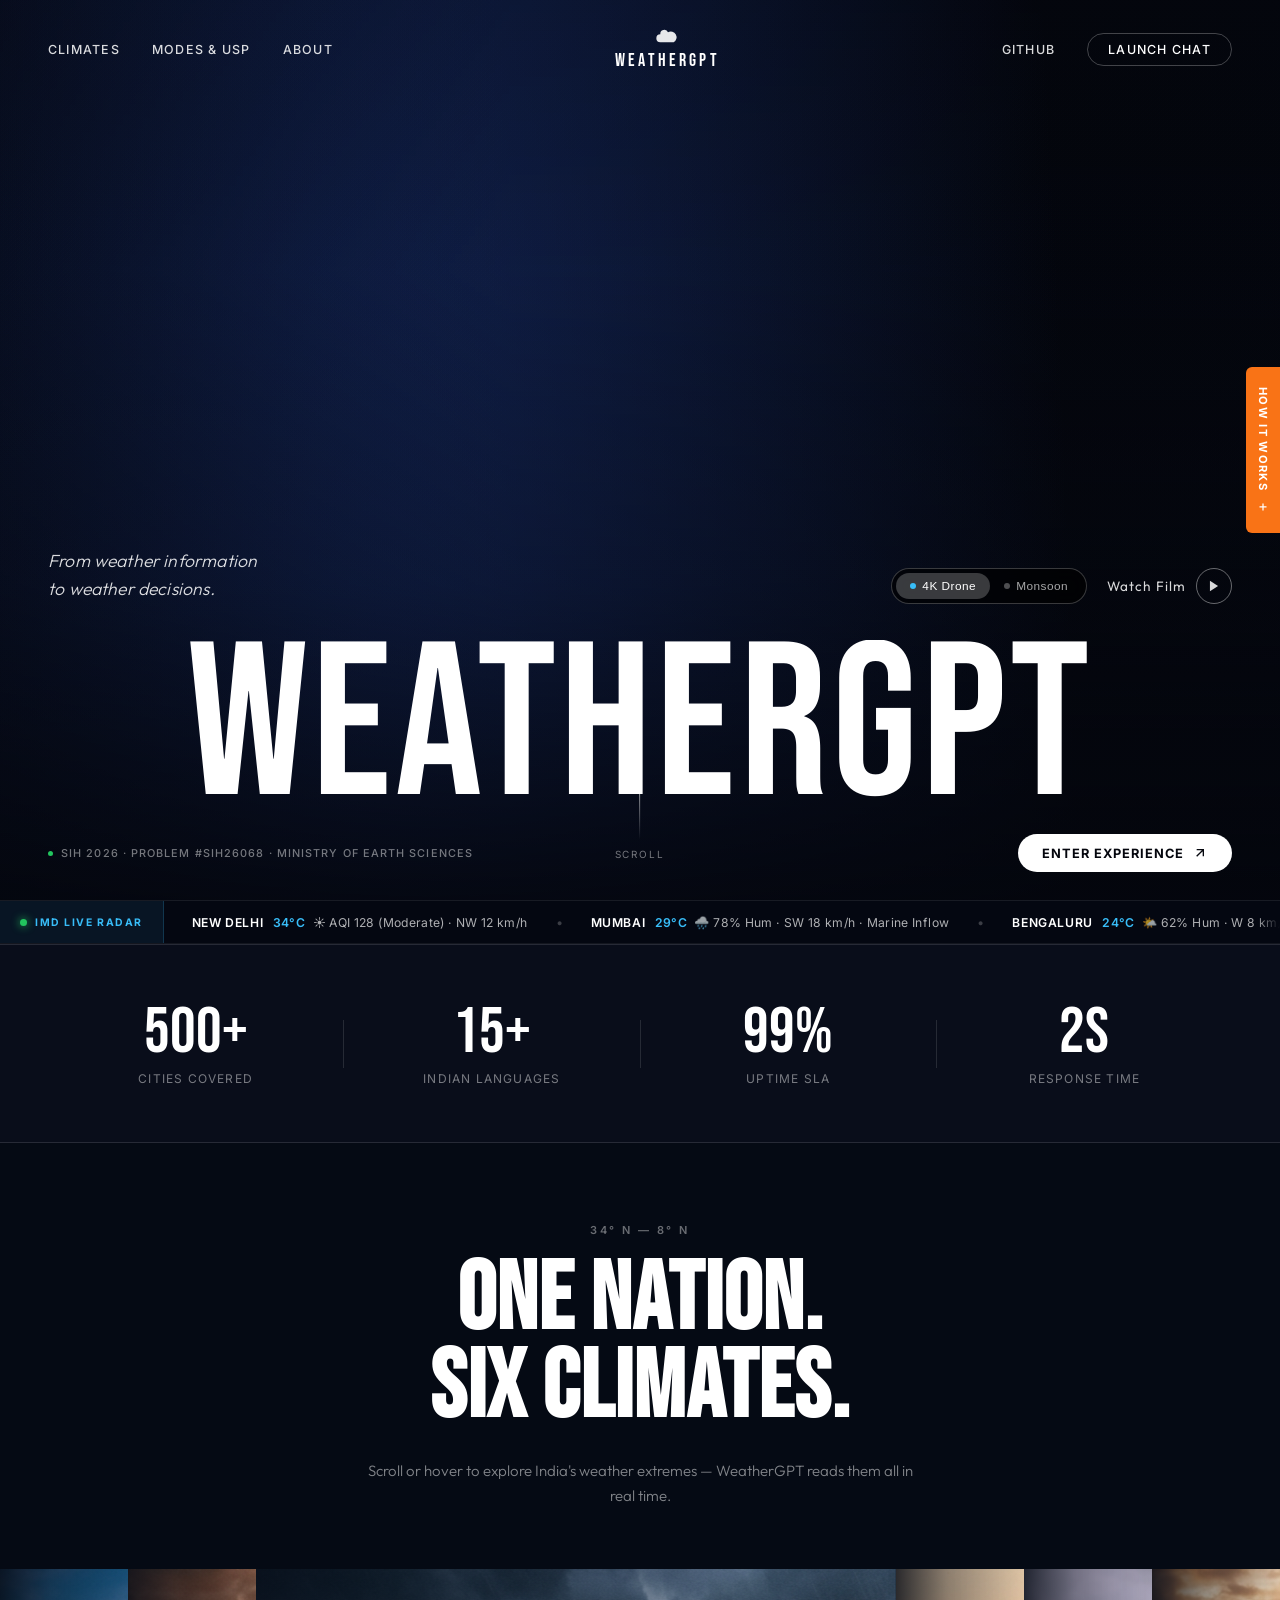
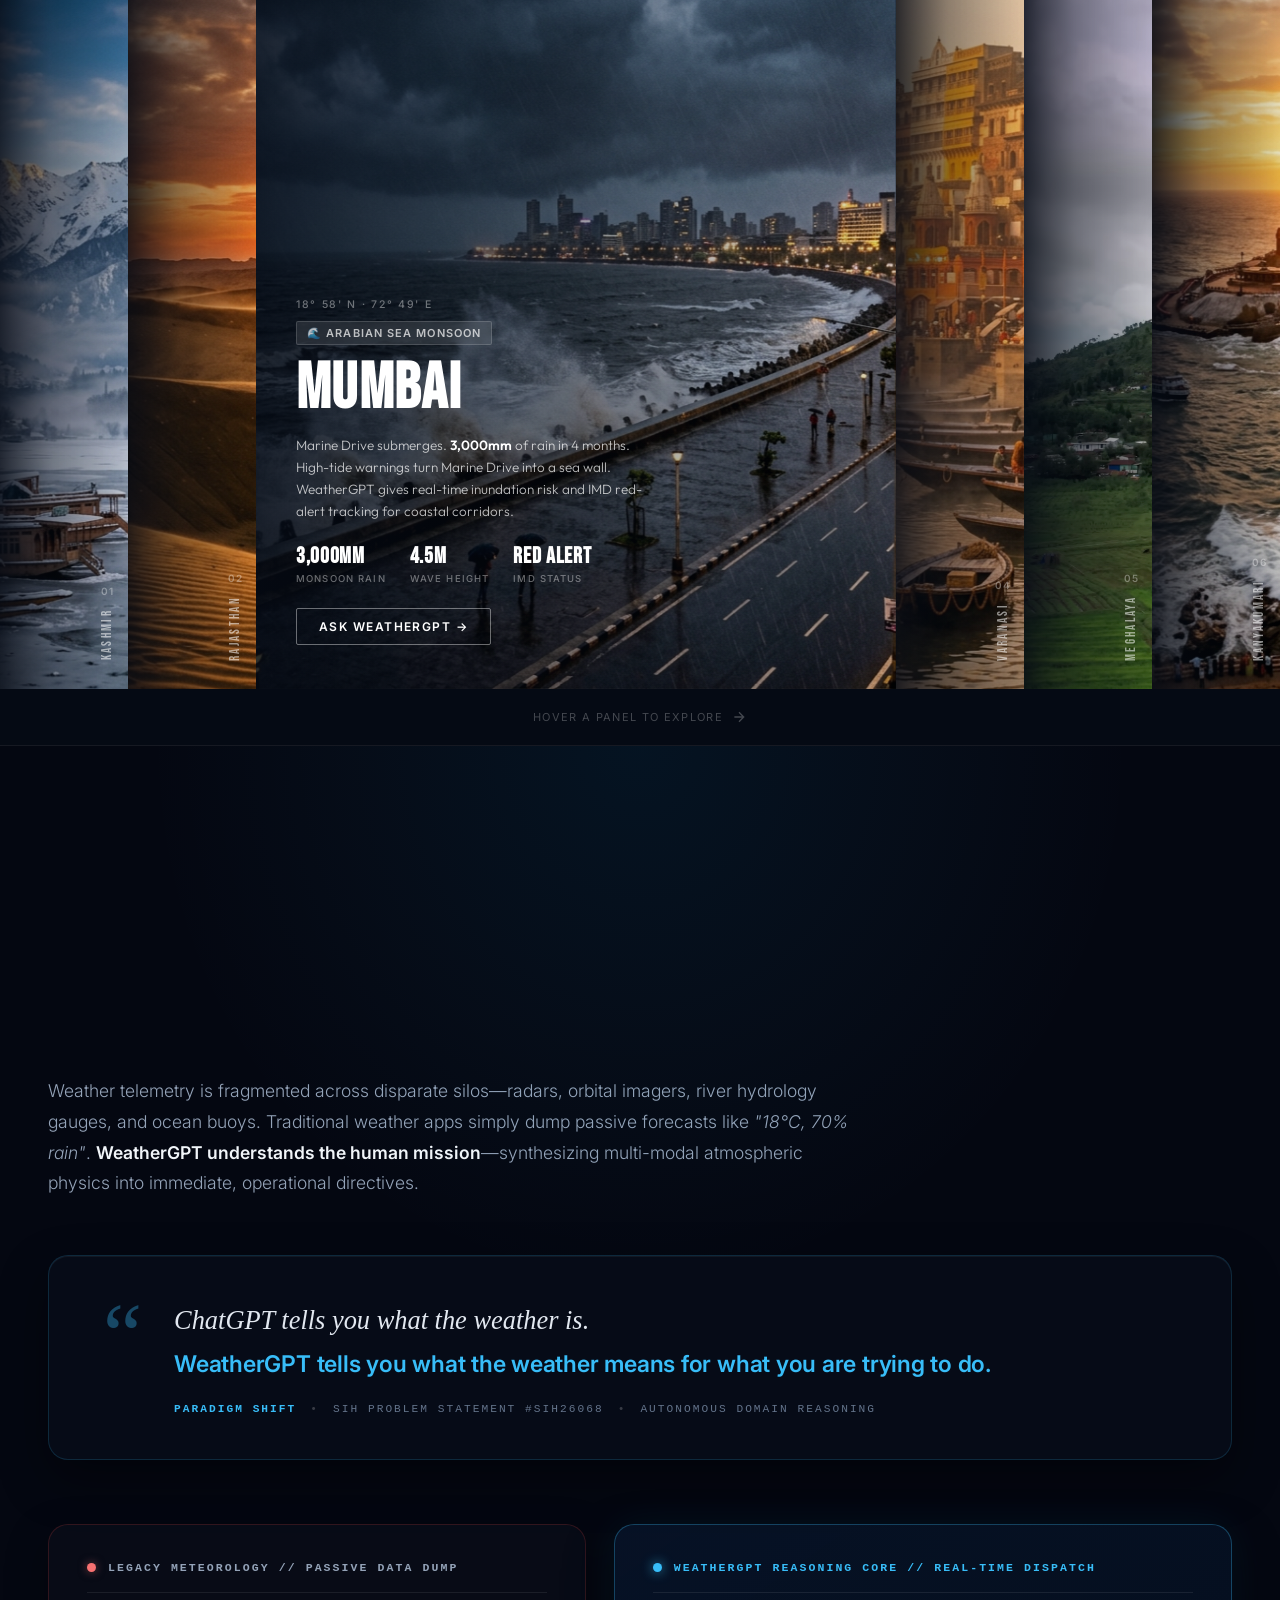
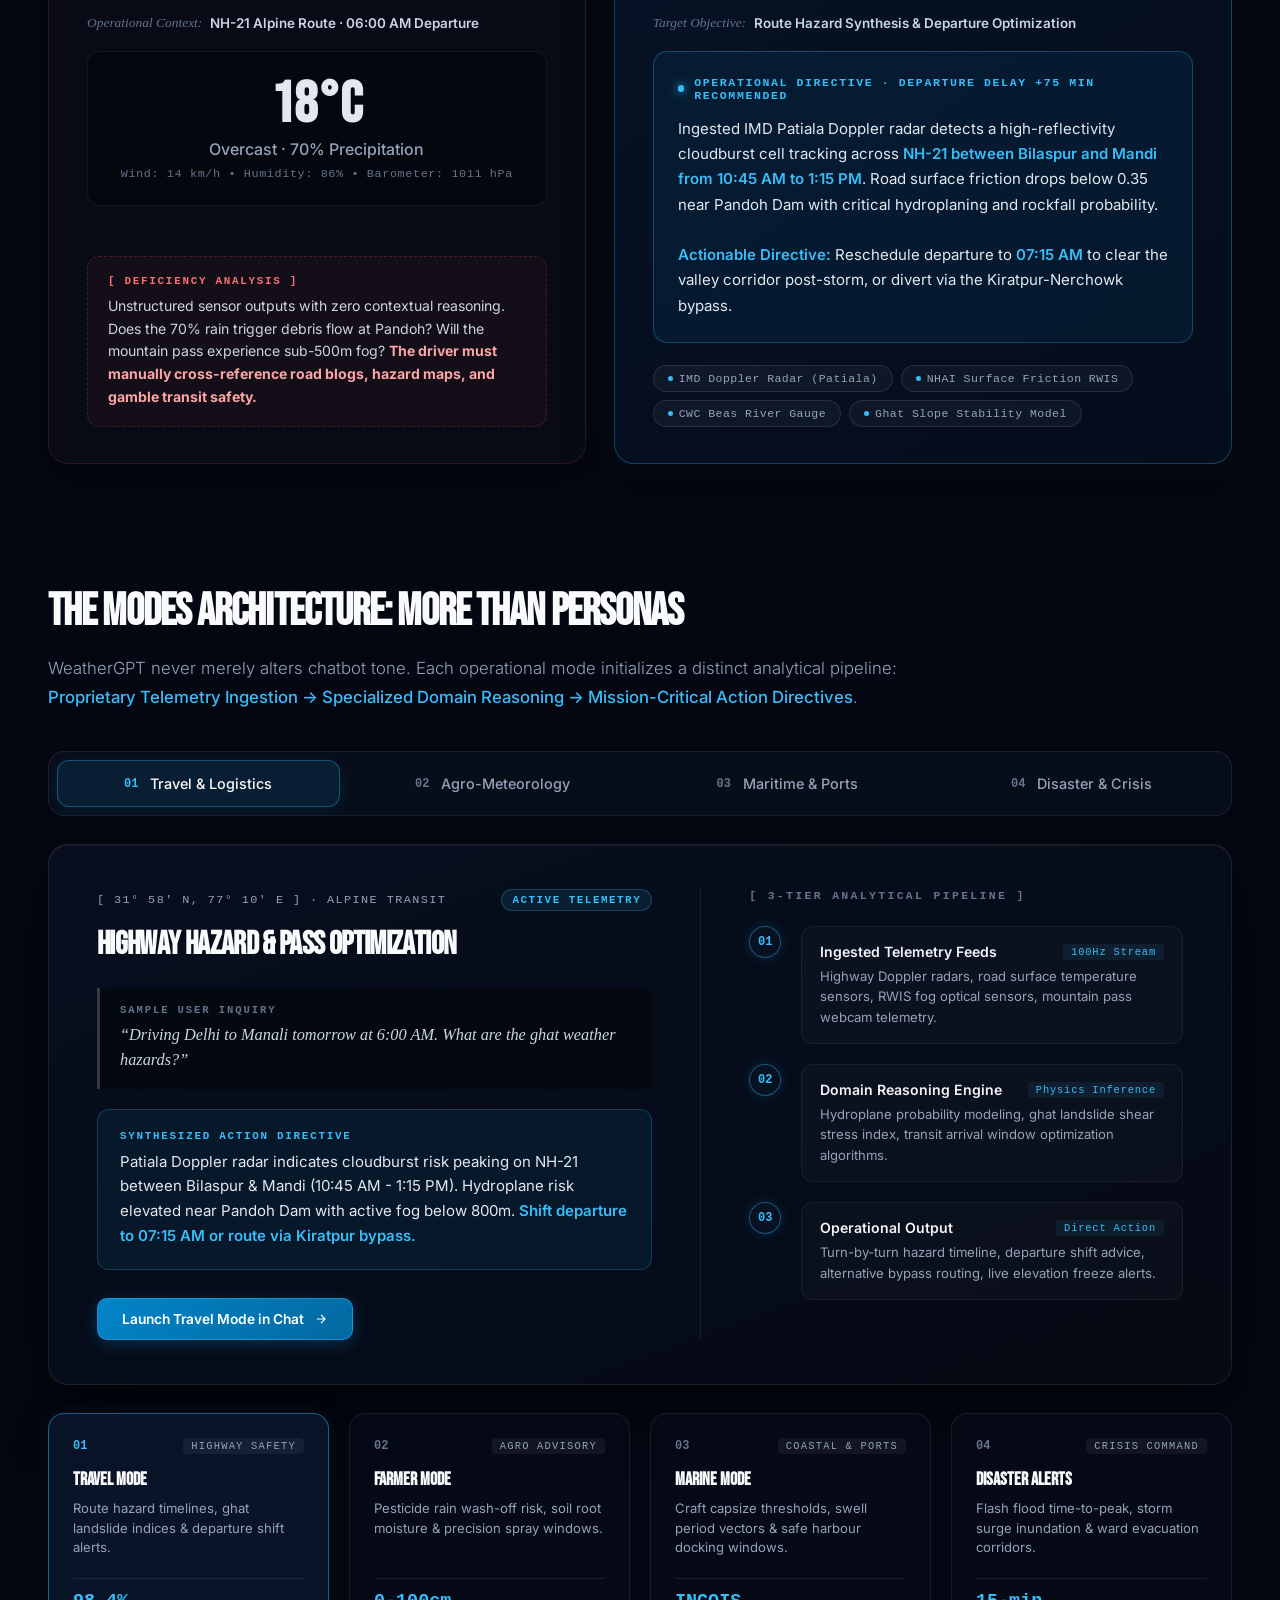
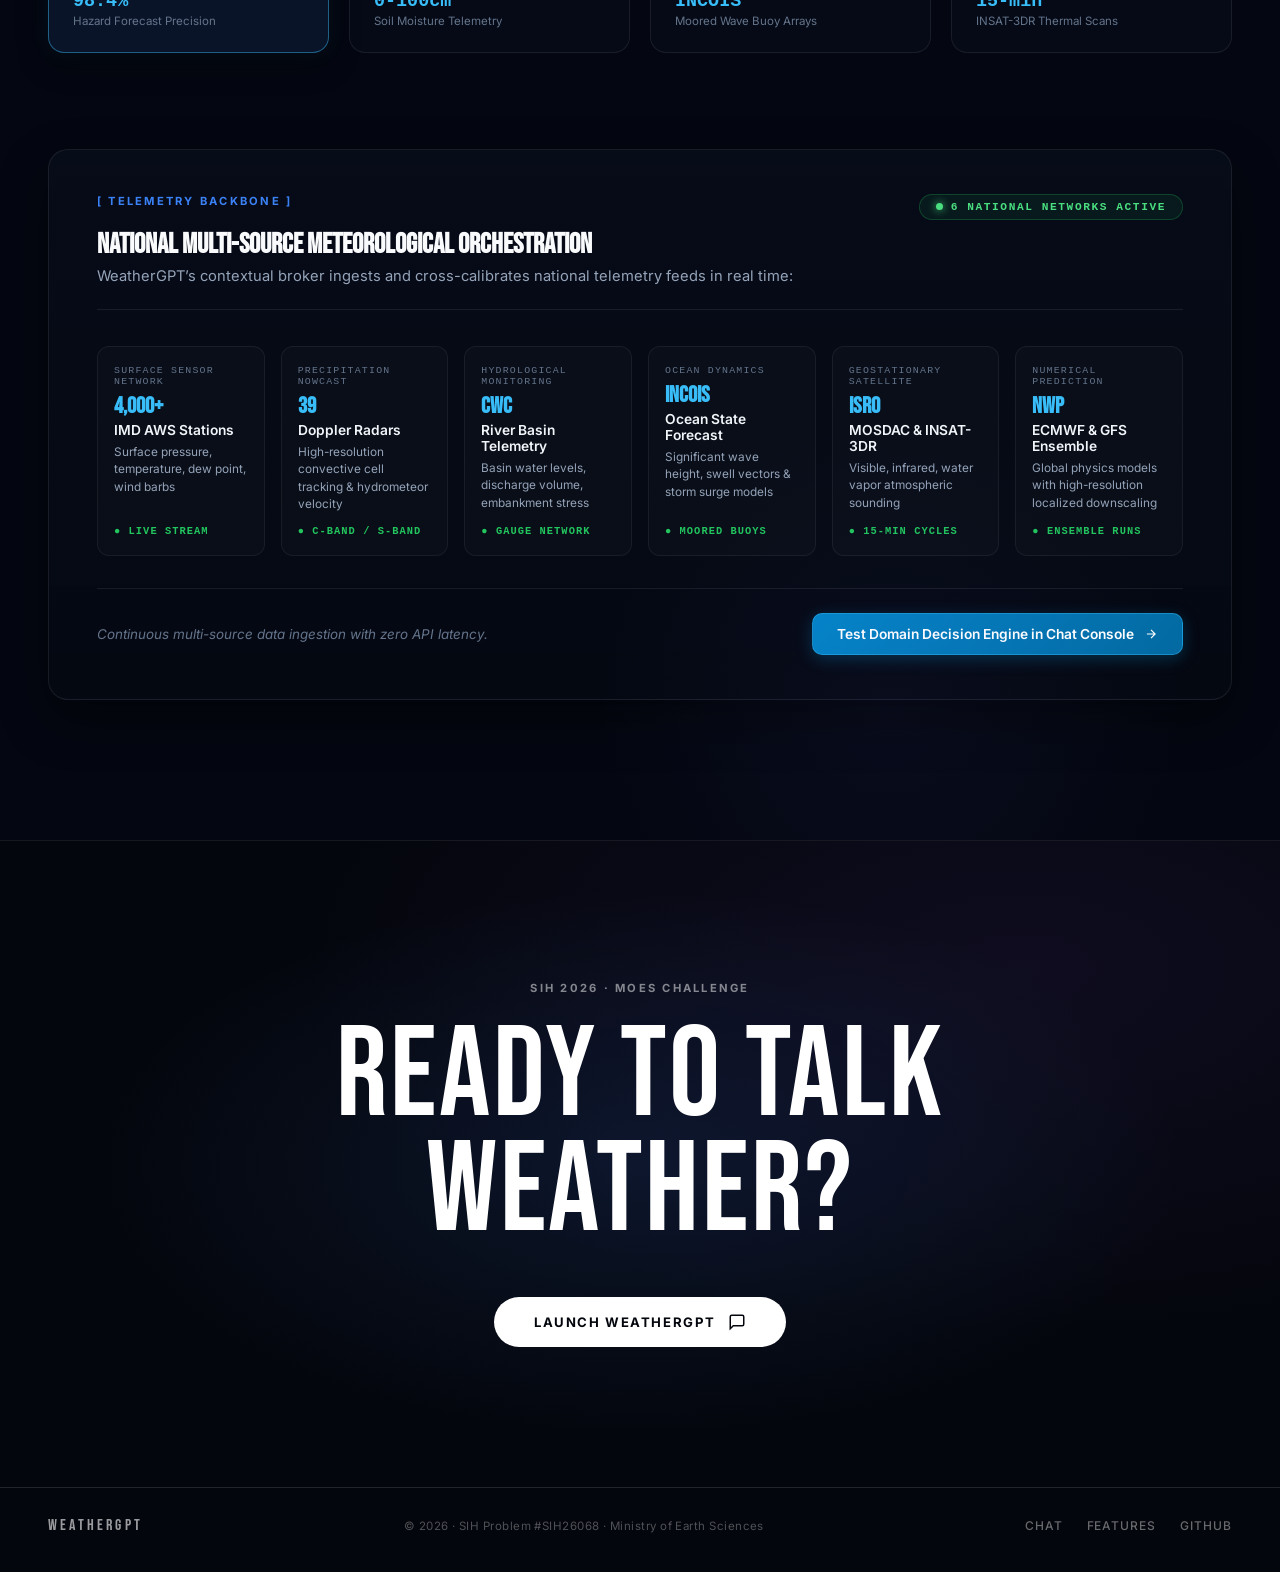
<file: index.html>
<!DOCTYPE html>
<html lang="en">
<head>
  <meta charset="UTF-8" />
  <meta name="viewport" content="width=device-width, initial-scale=1.0" />
  <title>WeatherGPT — Conversational AI for Weather Intelligence</title>
  <meta name="description" content="WeatherGPT — Real-time weather intelligence for India. Conversational AI powered by IMD and OpenWeatherMap." />
  <meta name="keywords" content="WeatherGPT, weather AI, IMD, India weather, cyclone alerts, forecast" />

  <!-- Google Fonts: Bebas Neue for giant display text + Inter for body -->
  <link rel="preconnect" href="https://fonts.googleapis.com" />
  <link rel="preconnect" href="https://fonts.gstatic.com" crossorigin />
  <link href="https://fonts.googleapis.com/css2?family=Bebas+Neue&family=Inter:wght@300;400;500;600;700&family=Outfit:ital,wght@0,300;0,400;0,600;1,300;1,400&display=swap" rel="stylesheet" />

  <!-- PWA Manifest & App Config -->
  <link rel="manifest" href="/manifest.json" />
  <meta name="theme-color" content="#0a0d14" />
  <meta name="apple-mobile-web-app-capable" content="yes" />
  <meta name="apple-mobile-web-app-status-bar-style" content="black-translucent" />
  <meta name="apple-mobile-web-app-title" content="WeatherGPT" />
  <link rel="apple-touch-icon" href="/icons/icon-192.png" />
  <link rel="icon" type="image/svg+xml" href="/icons/icon.svg" />

  <link rel="stylesheet" href="styles/landing.css" />
</head>
<body>

  <!-- =========================================================
       HOW IT WORKS — Sticky right-edge tab (like White Desert)
       Clicking opens a slide-over panel explaining the AI flow
       ========================================================= -->
  <div class="hiw-tab" id="hiwTab" role="button" tabindex="0" aria-label="How it works">
    <span>How it works</span>
    <svg width="12" height="12" viewBox="0 0 24 24" fill="none" stroke="currentColor" stroke-width="2.5"><path d="M12 5v14M5 12h14"/></svg>
  </div>

  <!-- How it works slide panel -->
  <div class="hiw-panel" id="hiwPanel" aria-hidden="true">
    <button class="hiw-close" id="hiwClose" aria-label="Close">
      <svg width="18" height="18" viewBox="0 0 24 24" fill="none" stroke="currentColor" stroke-width="2"><path d="M18 6L6 18M6 6l12 12"/></svg>
    </button>
    <div class="hiw-content">
      <div class="hiw-eyebrow">Process</div>
      <h3 class="hiw-title">How WeatherGPT Works</h3>
      <div class="hiw-steps">
        <div class="hiw-step">
          <div class="hiw-step-num">01</div>
          <div class="hiw-step-body">
            <strong>Context &amp; Mode Detection</strong>
            <span>Automatically detects whether you are farming, driving a highway route, fishing coastal waters, or tracking disaster risks.</span>
          </div>
        </div>
        <div class="hiw-step">
          <div class="hiw-step-num">02</div>
          <div class="hiw-step-body">
            <strong>Automatic Data Orchestration</strong>
            <span>Dynamically queries the relevant scientific tools: 4,000+ IMD stations, Doppler radars, CWC river gauges, and INCOIS wave models.</span>
          </div>
        </div>
        <div class="hiw-step">
          <div class="hiw-step-num">03</div>
          <div class="hiw-step-body">
            <strong>Situation-Specific Reasoning</strong>
            <span>Determines what the weather means for your specific activity: crop phenology, hydroplaning risk, or surge inundation.</span>
          </div>
        </div>
        <div class="hiw-step">
          <div class="hiw-step-num">04</div>
          <div class="hiw-step-body">
            <strong>Actionable Decisions Delivered</strong>
            <span>Provides precise recommendations (e.g. 48h spray windows, departure delays, pass chains) in English, Hindi, or Telugu.</span>
          </div>
        </div>
      </div>
    </div>
  </div>
  <div class="hiw-overlay" id="hiwOverlay"></div>

  <!-- ==========================================================
       FULLSCREEN BACKGROUND VIDEO
       ==========================================================
       HOW TO USE YOUR OWN 4K VIDEO:
         1. Place your .mp4 file in the project folder (e.g. bg-video.mp4)
         2. Change the <source src="..."> to: src="bg-video.mp4"
         3. For performance: encode at H.264 for MP4, VP9 for WebM
            ffmpeg -i input.mp4 -c:v libx264 -crf 23 -preset slow bg-video.mp4
         4. For 4K: use -s 3840x2160 in ffmpeg, or just drop the raw 4K file
            (browser will handle it, but a CDN/local server is recommended)

       FALLBACK: If video doesn't load (offline/slow network), the CSS
       gradient background on body shows instead.

       CURRENT SOURCE: Free Pexels storm clouds video (no login required)
       ========================================================= -->
  <video
    id="bgVideo"
    autoplay
    muted
    loop
    playsinline
    aria-hidden="true"
    poster=""
  >
    <!--
      Primary source — Pexels free stock footage (storm/clouds aerial)
      Replace this src with your own 4K video file path.
    -->
    <!-- Local 4K recordings from sources/ -->
    <source src="sources/weather_drone_4k.mov" type="video/mp4" />
    <!-- Online fallbacks -->
    <source src="https://videos.pexels.com/video-files/3997983/3997983-uhd_2560_1440_24fps.mp4" type="video/mp4" />
  </video>

  <!-- Dark gradient overlay — fades from transparent (top) to deep black (bottom)
       Makes the giant hero text readable without losing the cinematic image -->
  <div class="video-overlay" aria-hidden="true"></div>


  <!-- ==========================================================
       NAVIGATION — Transparent, minimal, editorial
       ========================================================= -->
  <nav class="navbar" id="navbar">
    <div class="nav-left">
      <a href="#climates" class="nav-link" id="navFeatures">Climates</a>
      <a href="#modes" class="nav-link" id="navModes">Modes & USP</a>
      <a href="#about" class="nav-link" id="navAbout">About</a>
    </div>

    <div class="nav-center">
      <a href="/" class="nav-logo-link" id="navLogo">
        <!-- Small SVG cloud icon above the wordmark -->
        <svg width="24" height="18" viewBox="0 0 36 24" fill="none" aria-hidden="true">
          <path d="M28 20H8a6 6 0 0 1 0-12 6 6 0 0 1 11.5-3A7 7 0 1 1 28 20z" fill="white" fill-opacity="0.9"/>
        </svg>
        <span>WEATHERGPT</span>
      </a>
    </div>

    <div class="nav-right">
      <a href="https://github.com/sriharshanallapati3827-cmd/SIH-APEX" class="nav-link" id="navGithub" target="_blank" rel="noopener">GitHub</a>
      <a href="chat.html" class="nav-link nav-cta" id="navChat">Launch Chat</a>
    </div>
  </nav>


  <!-- ==========================================================
       HERO — Full-screen, cinematic layout
       Three zones:
         TOP    — navbar (above)
         MIDDLE — small tagline left + "Watch Demo" right
         BOTTOM — giant "WEATHERGPT" display text
       ========================================================= -->
  <section class="hero" id="hero">

    <!-- Middle tier: left tagline + right video switcher & watch film link -->
    <div class="hero-mid">
      <p class="hero-tagline" id="heroTagline">
        From weather information<br/>
        to weather decisions.
      </p>

      <div class="hero-mid-right">
        <!-- Live Video Switcher: Drone 4K vs Monsoon Valley -->
        <div class="hero-video-switcher" id="heroVidSwitcher">
          <button class="hvs-btn active" id="btnVidDrone" data-src="sources/weather_drone_4k.mov" title="Switch to 4K Drone Video">
            <span class="hvs-dot"></span> 4K Drone
          </button>
          <button class="hvs-btn" id="btnVidMonsoon" data-src="sources/weather_drone_4k.mov" title="Switch to Monsoon Valley Video">
            <span class="hvs-dot"></span> Monsoon
          </button>
        </div>

        <button class="watch-demo-btn" id="watchDemoBtn">
          Watch Film
          <span class="play-circle" aria-hidden="true">
            <svg width="14" height="14" viewBox="0 0 24 24" fill="currentColor"><polygon points="5 3 19 12 5 21 5 3"/></svg>
          </span>
        </button>
      </div>
    </div>

    <!-- Bottom tier: giant display word + CTA -->
    <div class="hero-bottom">
      <div class="hero-giant-wrap">
        <!-- The massive cinematic title text — like "ANTARCTICA" on White Desert -->
        <h1 class="hero-giant" id="heroGiant">WEATHERGPT</h1>
      </div>

      <!-- IMD badge — bottom left above the giant text -->
      <div class="hero-meta">
        <span class="hero-badge">
          <span class="live-dot" aria-hidden="true"></span>
          SIH 2026 · Problem #SIH26068 · Ministry of Earth Sciences
        </span>
        <a href="chat.html" class="hero-enter-btn" id="heroEnterBtn">
          Enter Experience
          <svg width="16" height="16" viewBox="0 0 24 24" fill="none" stroke="currentColor" stroke-width="2"><path d="M7 17l9.2-9.2M17 17V7H7"/></svg>
        </a>
      </div>
    </div>
  </section>


  <!-- ==========================================================
       SCROLL INDICATOR — subtle animated arrow at very bottom
       ========================================================= -->
  <div class="scroll-cue" id="scrollCue" aria-hidden="true">
    <div class="scroll-line"></div>
    <span>Scroll</span>
  </div>


  <!-- ==========================================================
       LIVE NATIONAL WEATHER MARQUEE — Real-time telemetry ticker
       Shows live conditions across major Indian meteorological centers
       ========================================================= -->
  <div class="live-weather-marquee-wrap" id="liveWeatherTicker">
    <div class="lwm-label">
      <span class="lwm-dot"></span>
      <span>IMD LIVE RADAR</span>
    </div>
    <div class="lwm-track" id="lwmTrack">
      <div class="lwm-content">
        <span class="lwm-item"><strong>NEW DELHI</strong> <span class="lwm-temp">34°C</span> ☀️ AQI 128 (Moderate) · NW 12 km/h</span>
        <span class="lwm-sep">&bull;</span>
        <span class="lwm-item"><strong>MUMBAI</strong> <span class="lwm-temp">29°C</span> 🌧️ 78% Hum · SW 18 km/h · Marine Inflow</span>
        <span class="lwm-sep">&bull;</span>
        <span class="lwm-item"><strong>BENGALURU</strong> <span class="lwm-temp">24°C</span> 🌤️ 62% Hum · W 8 km/h · Pleasant</span>
        <span class="lwm-sep">&bull;</span>
        <span class="lwm-item"><strong>KOLKATA</strong> <span class="lwm-temp">30°C</span> 🌫️ 82% Hum · E 7 km/h · Delta Haze</span>
        <span class="lwm-sep">&bull;</span>
        <span class="lwm-item"><strong>CHENNAI</strong> <span class="lwm-temp">32°C</span> ⛈️ Gusts 22 km/h · Coastal Surge</span>
        <span class="lwm-sep">&bull;</span>
        <span class="lwm-item"><strong>HYDERABAD</strong> <span class="lwm-temp">29°C</span> 🌦️ 68% Hum · SW 14 km/h</span>
        <span class="lwm-sep">&bull;</span>
        <span class="lwm-item"><strong>SHIMLA</strong> <span class="lwm-temp">14°C</span> ❄️ Mist in Valley · N 15 km/h</span>
        <span class="lwm-sep">&bull;</span>
        <span class="lwm-item"><strong>SHILLONG</strong> <span class="lwm-temp">19°C</span> 🌧️ 88% Hum · Orographic Cloud</span>
        <span class="lwm-sep">&bull;</span>
      </div>
      <!-- Duplicate for smooth infinite CSS animation loop -->
      <div class="lwm-content" aria-hidden="true">
        <span class="lwm-item"><strong>NEW DELHI</strong> <span class="lwm-temp">34°C</span> ☀️ AQI 128 (Moderate) · NW 12 km/h</span>
        <span class="lwm-sep">&bull;</span>
        <span class="lwm-item"><strong>MUMBAI</strong> <span class="lwm-temp">29°C</span> 🌧️ 78% Hum · SW 18 km/h · Marine Inflow</span>
        <span class="lwm-sep">&bull;</span>
        <span class="lwm-item"><strong>BENGALURU</strong> <span class="lwm-temp">24°C</span> 🌤️ 62% Hum · W 8 km/h · Pleasant</span>
        <span class="lwm-sep">&bull;</span>
        <span class="lwm-item"><strong>KOLKATA</strong> <span class="lwm-temp">30°C</span> 🌫️ 82% Hum · E 7 km/h · Delta Haze</span>
        <span class="lwm-sep">&bull;</span>
        <span class="lwm-item"><strong>CHENNAI</strong> <span class="lwm-temp">32°C</span> ⛈️ Gusts 22 km/h · Coastal Surge</span>
        <span class="lwm-sep">&bull;</span>
        <span class="lwm-item"><strong>HYDERABAD</strong> <span class="lwm-temp">29°C</span> 🌦️ 68% Hum · SW 14 km/h</span>
        <span class="lwm-sep">&bull;</span>
        <span class="lwm-item"><strong>SHIMLA</strong> <span class="lwm-temp">14°C</span> ❄️ Mist in Valley · N 15 km/h</span>
        <span class="lwm-sep">&bull;</span>
        <span class="lwm-item"><strong>SHILLONG</strong> <span class="lwm-temp">19°C</span> 🌧️ 88% Hum · Orographic Cloud</span>
        <span class="lwm-sep">&bull;</span>
      </div>
    </div>
  </div>


  <!-- ==========================================================
       STATS STRIP — full-width, minimal
       ========================================================= -->
  <section class="stats-strip" id="statsStrip">
    <div class="stat-block">
      <div class="stat-num" data-target="500">0+</div>
      <div class="stat-lbl">Cities Covered</div>
    </div>
    <div class="stat-divider" aria-hidden="true"></div>
    <div class="stat-block">
      <div class="stat-num" data-target="15">0+</div>
      <div class="stat-lbl">Indian Languages</div>
    </div>
    <div class="stat-divider" aria-hidden="true"></div>
    <div class="stat-block">
      <div class="stat-num" data-target="99">0%</div>
      <div class="stat-lbl">Uptime SLA</div>
    </div>
    <div class="stat-divider" aria-hidden="true"></div>
    <div class="stat-block">
      <div class="stat-num" data-target="2">0s</div>
      <div class="stat-lbl">Response Time</div>
    </div>
  </section>



  <!-- ==========================================================
       INDIA STORY — White Desert-Style Horizontal Accordion
       6 cinematic climate panels that expand on hover.
       Inspired by whitedesert.com panel navigation.
       ========================================================= -->
  <section class="india-story" id="indiaStory" aria-label="India Weather Story">

    <!-- Header above the panels -->
    <div class="india-story__header">
      <div class="india-story__eyebrow">34° N — 8° N</div>
      <h2 class="india-story__title">One Nation.<br/>Six Climates.</h2>
      <p class="india-story__sub">Scroll or hover to explore India's weather extremes — WeatherGPT reads them all in real time.</p>
    </div>

    <!-- Accordion panels -->
    <div class="india-panels" id="indiaPanels" role="list">

      <!-- Panel 1: Kashmir -->
      <div class="india-panel" data-panel="1" role="listitem" tabindex="0" aria-label="Kashmir — Snow & Ice">
        <div class="india-panel__bg" style="background-image:url('sources/india_kashmir.jpg')"></div>
        <div class="india-panel__overlay"></div>
        <div class="india-panel__collapsed-label">
          <span class="india-panel__num">01</span>
          <span class="india-panel__name-vert">KASHMIR</span>
        </div>
        <div class="india-panel__content">
          <div class="india-panel__coords">34° 05' N &middot; 74° 47' E</div>
          <div class="india-panel__climate-tag">❄️ Sub-Alpine Snow</div>
          <h3 class="india-panel__place">Kashmir</h3>
          <p class="india-panel__desc">Dal Lake freezes. The Pir Panjal range disappears under 3 metres of snow. Temperature: <strong>−12°C</strong> in January. WeatherGPT alerts avalanche corridors and mountain highway closures in real time.</p>
          <div class="india-panel__stats">
            <span><strong>−12°C</strong><small>Jan Low</small></span>
            <span><strong>3m+</strong><small>Snowfall</small></span>
            <span><strong>Orange</strong><small>IMD Alert</small></span>
          </div>
          <a href="chat.html" class="india-panel__cta">Ask WeatherGPT →</a>
        </div>
      </div>

      <!-- Panel 2: Rajasthan -->
      <div class="india-panel" data-panel="2" role="listitem" tabindex="0" aria-label="Rajasthan — Desert Heat">
        <div class="india-panel__bg" style="background-image:url('sources/india_rajasthan.jpg')"></div>
        <div class="india-panel__overlay"></div>
        <div class="india-panel__collapsed-label">
          <span class="india-panel__num">02</span>
          <span class="india-panel__name-vert">RAJASTHAN</span>
        </div>
        <div class="india-panel__content">
          <div class="india-panel__coords">26° 54' N &middot; 70° 54' E</div>
          <div class="india-panel__climate-tag">🔥 Thar Desert</div>
          <h3 class="india-panel__place">Rajasthan</h3>
          <p class="india-panel__desc">The Thar Desert reaches <strong>50°C</strong> surface temperatures. Dust storms erase visibility to 200m. WeatherGPT tracks loo winds, dust vortices, and safe camel route windows for travelers.</p>
          <div class="india-panel__stats">
            <span><strong>50°C</strong><small>Peak Heat</small></span>
            <span><strong>&lt;100mm</strong><small>Annual Rain</small></span>
            <span><strong>Loo Winds</strong><small>60 km/h</small></span>
          </div>
          <a href="chat.html" class="india-panel__cta">Ask WeatherGPT →</a>
        </div>
      </div>

      <!-- Panel 3: Mumbai -->
      <div class="india-panel india-panel--active" data-panel="3" role="listitem" tabindex="0" aria-label="Mumbai — Monsoon Coast">
        <div class="india-panel__bg" style="background-image:url('sources/india_mumbai.jpg')"></div>
        <div class="india-panel__overlay"></div>
        <div class="india-panel__collapsed-label">
          <span class="india-panel__num">03</span>
          <span class="india-panel__name-vert">MUMBAI</span>
        </div>
        <div class="india-panel__content">
          <div class="india-panel__coords">18° 58' N &middot; 72° 49' E</div>
          <div class="india-panel__climate-tag">🌊 Arabian Sea Monsoon</div>
          <h3 class="india-panel__place">Mumbai</h3>
          <p class="india-panel__desc">Marine Drive submerges. <strong>3,000mm</strong> of rain in 4 months. High-tide warnings turn Marine Drive into a sea wall. WeatherGPT gives real-time inundation risk and IMD red-alert tracking for coastal corridors.</p>
          <div class="india-panel__stats">
            <span><strong>3,000mm</strong><small>Monsoon Rain</small></span>
            <span><strong>4.5m</strong><small>Wave Height</small></span>
            <span><strong>Red Alert</strong><small>IMD Status</small></span>
          </div>
          <a href="chat.html" class="india-panel__cta">Ask WeatherGPT →</a>
        </div>
      </div>

      <!-- Panel 4: Varanasi -->
      <div class="india-panel" data-panel="4" role="listitem" tabindex="0" aria-label="Varanasi — Gangetic Plains">
        <div class="india-panel__bg" style="background-image:url('sources/india_varanasi.jpg')"></div>
        <div class="india-panel__overlay"></div>
        <div class="india-panel__collapsed-label">
          <span class="india-panel__num">04</span>
          <span class="india-panel__name-vert">VARANASI</span>
        </div>
        <div class="india-panel__content">
          <div class="india-panel__coords">25° 19' N &middot; 82° 58' E</div>
          <div class="india-panel__climate-tag">🌫️ Gangetic Haze</div>
          <h3 class="india-panel__place">Varanasi</h3>
          <p class="india-panel__desc">Morning fog reduces Ganga visibility to zero. The Ganges swells <strong>8m</strong> above normal during Himalayan melt. WeatherGPT tracks CWC river gauge levels and flood embankment breach risk for farmers on the plains.</p>
          <div class="india-panel__stats">
            <span><strong>+8m</strong><small>Flood Rise</small></span>
            <span><strong>42°C</strong><small>Summer Peak</small></span>
            <span><strong>AQI 300+</strong><small>Winter Haze</small></span>
          </div>
          <a href="chat.html" class="india-panel__cta">Ask WeatherGPT →</a>
        </div>
      </div>

      <!-- Panel 5: Meghalaya -->
      <div class="india-panel" data-panel="5" role="listitem" tabindex="0" aria-label="Meghalaya — Wettest Place on Earth">
        <div class="india-panel__bg" style="background-image:url('sources/cloudy_hills.png')"></div>
        <div class="india-panel__overlay"></div>
        <div class="india-panel__collapsed-label">
          <span class="india-panel__num">05</span>
          <span class="india-panel__name-vert">MEGHALAYA</span>
        </div>
        <div class="india-panel__content">
          <div class="india-panel__coords">25° 34' N &middot; 91° 53' E</div>
          <div class="india-panel__climate-tag">🌧️ World's Wettest</div>
          <h3 class="india-panel__place">Meghalaya</h3>
          <p class="india-panel__desc">Mawsynram receives <strong>11,871mm</strong> per year — the wettest place on Earth. Clouds live below the hilltops. Rivers form in minutes. WeatherGPT monitors flash flood triggers and landslide risk for Northeast corridor routes.</p>
          <div class="india-panel__stats">
            <span><strong>11,871mm</strong><small>Annual Rain</small></span>
            <span><strong>100%</strong><small>Cloud Cover</small></span>
            <span><strong>Flash Flood</strong><small>Alert Risk</small></span>
          </div>
          <a href="chat.html" class="india-panel__cta">Ask WeatherGPT →</a>
        </div>
      </div>

      <!-- Panel 6: Kanyakumari -->
      <div class="india-panel" data-panel="6" role="listitem" tabindex="0" aria-label="Kanyakumari — Tropical South">
        <div class="india-panel__bg" style="background-image:url('sources/india_kanyakumari.jpg')"></div>
        <div class="india-panel__overlay"></div>
        <div class="india-panel__collapsed-label">
          <span class="india-panel__num">06</span>
          <span class="india-panel__name-vert">KANYAKUMARI</span>
        </div>
        <div class="india-panel__content">
          <div class="india-panel__coords">8° 04' N &middot; 77° 33' E</div>
          <div class="india-panel__climate-tag">🌅 Three-Ocean Confluence</div>
          <h3 class="india-panel__place">Kanyakumari</h3>
          <p class="india-panel__desc">Where the Arabian Sea, Bay of Bengal, and Indian Ocean converge. Cyclone landfall risk peaks here. WeatherGPT integrates INCOIS wave models and IMD cyclone tracks with real-time evacuation corridor advisories.</p>
          <div class="india-panel__stats">
            <span><strong>3 Oceans</strong><small>Meet Here</small></span>
            <span><strong>30°C</strong><small>Year-Round</small></span>
            <span><strong>Cyclone</strong><small>Vulnerability</small></span>
          </div>
          <a href="chat.html" class="india-panel__cta">Ask WeatherGPT →</a>
        </div>
      </div>

    </div><!-- /.india-panels -->

    <!-- Bottom scroll hint -->
    <div class="india-story__hint" aria-hidden="true">
      <span>Hover a panel to explore</span>
      <svg width="16" height="16" viewBox="0 0 24 24" fill="none" stroke="currentColor" stroke-width="2"><path d="M5 12h14M12 5l7 7-7 7"/></svg>
    </div>

  </section>



  <!-- ==========================================================
       MODES ARCHITECTURE & CORE PROBLEM / USP SHOWCASE
       "From Weather Information to Weather Decisions"
       ========================================================= -->
  <!-- ==========================================================
       MODES ARCHITECTURE & CORE PROBLEM / USP SHOWCASE
       "From Weather Information to Weather Decisions"
       Editorial White Desert / High-End Design
       ========================================================= -->
  <section class="section modes-usp-section" id="modes">
    <!-- Anchor fallback for existing use-cases links -->
    <div id="use-cases" style="position: absolute; top: -60px;"></div>

    <div class="modes-usp-header">
      <div class="section-eyebrow">[ 02 // PARADIGM SHIFT ] &middot; THE ARCHITECTURAL DIFFERENCE</div>
      <h2 class="section-headline">
        From Weather Information<br/>
        <span class="text-serif-italic">To Weather Decisions.</span>
      </h2>
      <p class="section-subheadline">
        Weather telemetry is fragmented across disparate silos—radars, orbital imagers, river hydrology gauges, and ocean buoys. 
        Traditional weather apps simply dump passive forecasts like <em>"18°C, 70% rain"</em>. 
        <strong>WeatherGPT understands the human mission</strong>—synthesizing multi-modal atmospheric physics into immediate, operational directives.
      </p>
    </div>

    <!-- The Philosophical Manifesto Quote (White Desert Editorial Style) -->
    <div class="usp-quote-banner">
      <div class="usp-quote-mark" aria-hidden="true">“</div>
      <div class="usp-quote-body">
        <blockquote class="usp-quote-text">
          ChatGPT tells you what the weather is.<br/>
          <span>WeatherGPT tells you what the weather means for what you are trying to do.</span>
        </blockquote>
        <div class="usp-quote-attribution">
          <span class="uqa-tag">PARADIGM SHIFT</span>
          <span class="uqa-dot">&bull;</span>
          <span>SIH PROBLEM STATEMENT #SIH26068</span>
          <span class="uqa-dot">&bull;</span>
          <span>AUTONOMOUS DOMAIN REASONING</span>
        </div>
      </div>
    </div>

    <!-- Live Demonstration Contrast Card (Standard Weather App vs WeatherGPT Mission Console) -->
    <div class="contrast-container">
      <!-- Left: Typical Generic Weather App -->
      <div class="contrast-card contrast-card-legacy">
        <div class="cc-header">
          <div class="cc-status-dot cc-dot-legacy"></div>
          <span class="cc-type-label">LEGACY METEOROLOGY // PASSIVE DATA DUMP</span>
        </div>
        <div class="cc-meta">
          <span class="cc-label-italic">Operational Context:</span>
          <span class="cc-val-bold">NH-21 Alpine Route &middot; 06:00 AM Departure</span>
        </div>
        <div class="cc-legacy-telemetry">
          <div class="ccl-temp">18°C</div>
          <div class="ccl-summary">Overcast &middot; 70% Precipitation</div>
          <div class="ccl-barometer">Wind: 14 km/h &bull; Humidity: 86% &bull; Barometer: 1011 hPa</div>
        </div>
        <div class="cc-critique">
          <div class="cc-critique-label">[ DEFICIENCY ANALYSIS ]</div>
          <p>
            Unstructured sensor outputs with zero contextual reasoning. Does the 70% rain trigger debris flow at Pandoh? Will the mountain pass experience sub-500m fog? 
            <strong>The driver must manually cross-reference road blogs, hazard maps, and gamble transit safety.</strong>
          </p>
        </div>
      </div>

      <!-- Right: WeatherGPT Context-Aware Mission Directive -->
      <div class="contrast-card contrast-card-weathergpt">
        <div class="cc-header">
          <div class="cc-status-dot cc-dot-active"></div>
          <span class="cc-type-label cc-type-active">WEATHERGPT REASONING CORE // REAL-TIME DISPATCH</span>
        </div>
        <div class="cc-meta">
          <span class="cc-label-italic">Target Objective:</span>
          <span class="cc-val-bold">Route Hazard Synthesis &amp; Departure Optimization</span>
        </div>
        <div class="cc-verdict-box">
          <div class="cc-verdict-tag">
            <span class="cc-vbadge-pulse"></span>
            OPERATIONAL DIRECTIVE &middot; DEPARTURE DELAY +75 MIN RECOMMENDED
          </div>
          <p class="cc-verdict-text">
            Ingested IMD Patiala Doppler radar detects a high-reflectivity cloudburst cell tracking across <strong>NH-21 between Bilaspur and Mandi from 10:45 AM to 1:15 PM</strong>. 
            Road surface friction drops below 0.35 near Pandoh Dam with critical hydroplaning and rockfall probability.
            <br/><br/>
            <strong>Actionable Directive:</strong> Reschedule departure to <strong>07:15 AM</strong> to clear the valley corridor post-storm, or divert via the Kiratpur-Nerchowk bypass.
          </p>
        </div>
        <div class="cc-orchestrated-tags">
          <span class="cc-otag"><span class="cc-otag-dot"></span>IMD Doppler Radar (Patiala)</span>
          <span class="cc-otag"><span class="cc-otag-dot"></span>NHAI Surface Friction RWIS</span>
          <span class="cc-otag"><span class="cc-otag-dot"></span>CWC Beas River Gauge</span>
          <span class="cc-otag"><span class="cc-otag-dot"></span>Ghat Slope Stability Model</span>
        </div>
      </div>
    </div>

    <!-- Modes Architecture: High-End Interactive Domain Intelligence Console -->
    <div class="modes-architecture-wrap">
      <div class="ma-intro">
        <div class="section-eyebrow">[ DOMAIN REASONING ENGINES ]</div>
        <h3 class="ma-title">The Modes Architecture: More Than Personas</h3>
        <p class="ma-sub">
          WeatherGPT never merely alters chatbot tone. Each operational mode initializes a distinct analytical pipeline:
          <span class="highlight">Proprietary Telemetry Ingestion &rarr; Specialized Domain Reasoning &rarr; Mission-Critical Action Directives</span>.
        </p>
      </div>

      <!-- Mode Selector Tabs (White Desert Expedition Style) -->
      <div class="mode-tabs-bar" role="tablist" aria-label="Select Intelligence Mode">
        <button class="mode-tab active" data-mode="travel" role="tab" aria-selected="true">
          <span class="mt-num">01</span>
          <span class="mt-name">Travel &amp; Logistics</span>
        </button>
        <button class="mode-tab" data-mode="farmer" role="tab" aria-selected="false">
          <span class="mt-num">02</span>
          <span class="mt-name">Agro-Meteorology</span>
        </button>
        <button class="mode-tab" data-mode="marine" role="tab" aria-selected="false">
          <span class="mt-num">03</span>
          <span class="mt-name">Maritime &amp; Ports</span>
        </button>
        <button class="mode-tab" data-mode="disaster" role="tab" aria-selected="false">
          <span class="mt-num">04</span>
          <span class="mt-name">Disaster &amp; Crisis</span>
        </button>
      </div>

      <!-- Interactive Dual-Pane Intelligence Console -->
      <div class="mode-console" id="modeConsole">
        <!-- MODE CONTENT PANELS (Switched via JS) -->
        
        <!-- Mode 1: Travel -->
        <div class="mode-console-panel active" id="panel-travel">
          <div class="mcp-left">
            <div class="mcp-domain-tag">
              <span class="mcp-coord">[ 31° 58' N, 77° 10' E ] &middot; ALPINE TRANSIT</span>
              <span class="mcp-status-badge">ACTIVE TELEMETRY</span>
            </div>
            <h4 class="mcp-headline">Highway Hazard &amp; Pass Optimization</h4>
            <div class="mcp-prompt-box">
              <span class="mcp-prompt-label">SAMPLE USER INQUIRY</span>
              <p class="mcp-prompt-text">“Driving Delhi to Manali tomorrow at 6:00 AM. What are the ghat weather hazards?”</p>
            </div>
            <div class="mcp-dispatch-box">
              <span class="mcp-dispatch-label">SYNTHESIZED ACTION DIRECTIVE</span>
              <p class="mcp-dispatch-text">
                Patiala Doppler radar indicates cloudburst risk peaking on NH-21 between Bilaspur &amp; Mandi (10:45 AM - 1:15 PM). Hydroplane risk elevated near Pandoh Dam with active fog below 800m. <strong>Shift departure to 07:15 AM or route via Kiratpur bypass.</strong>
              </p>
            </div>
            <div class="mcp-action-row">
              <a href="chat.html?mode=travel" class="mcp-launch-btn">
                Launch Travel Mode in Chat
                <svg width="14" height="14" viewBox="0 0 24 24" fill="none" stroke="currentColor" stroke-width="2"><path d="M5 12h14M12 5l7 7-7 7"/></svg>
              </a>
            </div>
          </div>
          <div class="mcp-right">
            <div class="mcp-pipeline-title">[ 3-TIER ANALYTICAL PIPELINE ]</div>
            <div class="mcp-flow">
              <div class="mcp-step">
                <div class="mcp-step-num">01</div>
                <div class="mcp-step-content">
                  <div class="mcp-step-header">
                    <span class="mcp-step-title">Ingested Telemetry Feeds</span>
                    <span class="mcp-step-badge">100Hz Stream</span>
                  </div>
                  <p class="mcp-step-desc">Highway Doppler radars, road surface temperature sensors, RWIS fog optical sensors, mountain pass webcam telemetry.</p>
                </div>
              </div>
              <div class="mcp-step">
                <div class="mcp-step-num">02</div>
                <div class="mcp-step-content">
                  <div class="mcp-step-header">
                    <span class="mcp-step-title">Domain Reasoning Engine</span>
                    <span class="mcp-step-badge">Physics Inference</span>
                  </div>
                  <p class="mcp-step-desc">Hydroplane probability modeling, ghat landslide shear stress index, transit arrival window optimization algorithms.</p>
                </div>
              </div>
              <div class="mcp-step">
                <div class="mcp-step-num">03</div>
                <div class="mcp-step-content">
                  <div class="mcp-step-header">
                    <span class="mcp-step-title">Operational Output</span>
                    <span class="mcp-step-badge">Direct Action</span>
                  </div>
                  <p class="mcp-step-desc">Turn-by-turn hazard timeline, departure shift advice, alternative bypass routing, live elevation freeze alerts.</p>
                </div>
              </div>
            </div>
          </div>
        </div>

        <!-- Mode 2: Farmer -->
        <div class="mode-console-panel" id="panel-farmer">
          <div class="mcp-left">
            <div class="mcp-domain-tag">
              <span class="mcp-coord">[ 30° 54' N, 75° 51' E ] &middot; AGRO BASIN</span>
              <span class="mcp-status-badge">SOIL &amp; CANOPY SENSORS</span>
            </div>
            <h4 class="mcp-headline">Agro-Meteorological Precision Advisory</h4>
            <div class="mcp-prompt-box">
              <span class="mcp-prompt-label">SAMPLE USER INQUIRY</span>
              <p class="mcp-prompt-text">“Is it safe to spray fungicide on wheat in Punjab this Friday?”</p>
            </div>
            <div class="mcp-dispatch-box">
              <span class="mcp-dispatch-label">SYNTHESIZED ACTION DIRECTIVE</span>
              <p class="mcp-dispatch-text">
                IMD AWS rain timing predicts 4.2mm shower Friday at 3:00 PM (wash-off window &lt; 3 hrs). <strong>Postpone fungicide application to Saturday 7:00 AM</strong>, where canopy humidity stays below 65% for safe adhesion.
              </p>
            </div>
            <div class="mcp-action-row">
              <a href="chat.html?mode=farmer" class="mcp-launch-btn">
                Launch Farmer Mode in Chat
                <svg width="14" height="14" viewBox="0 0 24 24" fill="none" stroke="currentColor" stroke-width="2"><path d="M5 12h14M12 5l7 7-7 7"/></svg>
              </a>
            </div>
          </div>
          <div class="mcp-right">
            <div class="mcp-pipeline-title">[ 3-TIER ANALYTICAL PIPELINE ]</div>
            <div class="mcp-flow">
              <div class="mcp-step">
                <div class="mcp-step-num">01</div>
                <div class="mcp-step-content">
                  <div class="mcp-step-header">
                    <span class="mcp-step-title">Ingested Telemetry Feeds</span>
                    <span class="mcp-step-badge">Agro Telemetry</span>
                  </div>
                  <p class="mcp-step-desc">0-100cm soil moisture profiles, ET0 evapotranspiration rates, IMD AWS micro-precipitation, frost onset telemetry.</p>
                </div>
              </div>
              <div class="mcp-step">
                <div class="mcp-step-num">02</div>
                <div class="mcp-step-content">
                  <div class="mcp-step-header">
                    <span class="mcp-step-title">Domain Reasoning Engine</span>
                    <span class="mcp-step-badge">Crop Agronomy</span>
                  </div>
                  <p class="mcp-step-desc">Pesticide wash-off thresholds (&lt;3h precipitation risk), fungal blast outbreak probability, root-zone saturation modeling.</p>
                </div>
              </div>
              <div class="mcp-step">
                <div class="mcp-step-num">03</div>
                <div class="mcp-step-content">
                  <div class="mcp-step-header">
                    <span class="mcp-step-title">Operational Output</span>
                    <span class="mcp-step-badge">Multilingual Dispatch</span>
                  </div>
                  <p class="mcp-step-desc">48-hour spray window calendar, precision irrigation dosage (liters/hectare), frost blanket alerts in regional languages.</p>
                </div>
              </div>
            </div>
          </div>
        </div>

        <!-- Mode 3: Marine -->
        <div class="mode-console-panel" id="panel-marine">
          <div class="mcp-left">
            <div class="mcp-domain-tag">
              <span class="mcp-coord">[ 17° 41' N, 83° 17' E ] &middot; BAY OF BENGAL</span>
              <span class="mcp-status-badge">OCEAN BUOY HARMONICS</span>
            </div>
            <h4 class="mcp-headline">Coastal, Fisheries &amp; Port Operations</h4>
            <div class="mcp-prompt-box">
              <span class="mcp-prompt-label">SAMPLE USER INQUIRY</span>
              <p class="mcp-prompt-text">“Can artisanal fishing crafts safely venture off Vizag coast tonight?”</p>
            </div>
            <div class="mcp-dispatch-box">
              <span class="mcp-dispatch-label">SYNTHESIZED ACTION DIRECTIVE</span>
              <p class="mcp-dispatch-text">
                INCOIS ocean wave buoys record 3.8m significant wave height with 14-second swell periods. <strong>Capsize risk exceeds 91% for vessels under 15m.</strong> Issue RED advisory: delay harbour departure until 06:00 AM tide retreat.
              </p>
            </div>
            <div class="mcp-action-row">
              <a href="chat.html?mode=marine" class="mcp-launch-btn">
                Launch Marine Mode in Chat
                <svg width="14" height="14" viewBox="0 0 24 24" fill="none" stroke="currentColor" stroke-width="2"><path d="M5 12h14M12 5l7 7-7 7"/></svg>
              </a>
            </div>
          </div>
          <div class="mcp-right">
            <div class="mcp-pipeline-title">[ 3-TIER ANALYTICAL PIPELINE ]</div>
            <div class="mcp-flow">
              <div class="mcp-step">
                <div class="mcp-step-num">01</div>
                <div class="mcp-step-content">
                  <div class="mcp-step-header">
                    <span class="mcp-step-title">Ingested Telemetry Feeds</span>
                    <span class="mcp-step-badge">Ocean Buoys</span>
                  </div>
                  <p class="mcp-step-desc">INCOIS moored wave buoys, tidal harmonic gauges, coastal wind barbs, swell period and deep-water direction sensors.</p>
                </div>
              </div>
              <div class="mcp-step">
                <div class="mcp-step-num">02</div>
                <div class="mcp-step-content">
                  <div class="mcp-step-header">
                    <span class="mcp-step-title">Domain Reasoning Engine</span>
                    <span class="mcp-step-badge">Hydrodynamics</span>
                  </div>
                  <p class="mcp-step-desc">Capsize threshold modeling for artisanal vessels (&lt;15m), storm surge coastal inundation profiles, harbour entrance clearance calculations.</p>
                </div>
              </div>
              <div class="mcp-step">
                <div class="mcp-step-num">03</div>
                <div class="mcp-step-content">
                  <div class="mcp-step-header">
                    <span class="mcp-step-title">Operational Output</span>
                    <span class="mcp-step-badge">Safety Clearance</span>
                  </div>
                  <p class="mcp-step-desc">Fishermen sea-entry clearance, port vessel docking windows, coastal high-swell warnings with emergency mooring coordinates.</p>
                </div>
              </div>
            </div>
          </div>
        </div>

        <!-- Mode 4: Disaster -->
        <div class="mode-console-panel" id="panel-disaster">
          <div class="mcp-left">
            <div class="mcp-domain-tag">
              <span class="mcp-coord">[ 22° 34' N, 88° 21' E ] &middot; COASTAL GULF</span>
              <span class="mcp-status-badge">HIGH ALERT // TACTICAL</span>
            </div>
            <h4 class="mcp-headline">Disaster Response &amp; Crisis Management</h4>
            <div class="mcp-prompt-box">
              <span class="mcp-prompt-label">SAMPLE USER INQUIRY</span>
              <p class="mcp-prompt-text">“Track Cyclone Remal storm surge risk for low-lying coastal wards.”</p>
            </div>
            <div class="mcp-dispatch-box">
              <span class="mcp-dispatch-label">SYNTHESIZED ACTION DIRECTIVE</span>
              <p class="mcp-dispatch-text">
                MOSDAC INSAT cloud-top cooling combined with CWC river discharge confirms a 2.4m storm surge breaching embankments in Ward 4 &amp; 7 within 4.5 hours. <strong>Initiate Zone-A evacuation immediately via elevated Corridor NH-16.</strong>
              </p>
            </div>
            <div class="mcp-action-row">
              <a href="chat.html?mode=alert" class="mcp-launch-btn">
                Launch Disaster Mode in Chat
                <svg width="14" height="14" viewBox="0 0 24 24" fill="none" stroke="currentColor" stroke-width="2"><path d="M5 12h14M12 5l7 7-7 7"/></svg>
              </a>
            </div>
          </div>
          <div class="mcp-right">
            <div class="mcp-pipeline-title">[ 3-TIER ANALYTICAL PIPELINE ]</div>
            <div class="mcp-flow">
              <div class="mcp-step">
                <div class="mcp-step-num">01</div>
                <div class="mcp-step-content">
                  <div class="mcp-step-header">
                    <span class="mcp-step-title">Ingested Telemetry Feeds</span>
                    <span class="mcp-step-badge">Satellite &amp; Radars</span>
                  </div>
                  <p class="mcp-step-desc">MOSDAC INSAT-3DR thermal cloud-tops, CWC river discharge gauges, urban storm drainage sensors, IMD cyclone tracking cones.</p>
                </div>
              </div>
              <div class="mcp-step">
                <div class="mcp-step-num">02</div>
                <div class="mcp-step-content">
                  <div class="mcp-step-header">
                    <span class="mcp-step-title">Domain Reasoning Engine</span>
                    <span class="mcp-step-badge">Crisis Inundation</span>
                  </div>
                  <p class="mcp-step-desc">Flash flood time-to-peak hydrographs, surge inundation elevation contouring, critical evacuation bottleneck detection algorithms.</p>
                </div>
              </div>
              <div class="mcp-step">
                <div class="mcp-step-num">03</div>
                <div class="mcp-step-content">
                  <div class="mcp-step-header">
                    <span class="mcp-step-title">Operational Output</span>
                    <span class="mcp-step-badge">NDRF Directives</span>
                  </div>
                  <p class="mcp-step-desc">Color-coded ward evacuation alerts, safe shelter routing maps, NDRF staging trigger notifications, flood embankment breach warnings.</p>
                </div>
              </div>
            </div>
          </div>
        </div>

      </div><!-- /.mode-console -->

      <!-- Mode Quick Cards (Editorial Luxury Bento) -->
      <div class="mode-bento-grid">
        <div class="mode-bento-card active" data-target-mode="travel">
          <div class="mbc-top">
            <span class="mbc-num">01</span>
            <span class="mbc-badge">HIGHWAY SAFETY</span>
          </div>
          <h5 class="mbc-title">Travel Mode</h5>
          <p class="mbc-desc">Route hazard timelines, ghat landslide indices &amp; departure shift alerts.</p>
          <div class="mbc-metric">
            <span class="mbc-mval">98.4%</span>
            <span class="mbc-mlab">Hazard Forecast Precision</span>
          </div>
        </div>
        <div class="mode-bento-card" data-target-mode="farmer">
          <div class="mbc-top">
            <span class="mbc-num">02</span>
            <span class="mbc-badge">AGRO ADVISORY</span>
          </div>
          <h5 class="mbc-title">Farmer Mode</h5>
          <p class="mbc-desc">Pesticide rain wash-off risk, soil root moisture &amp; precision spray windows.</p>
          <div class="mbc-metric">
            <span class="mbc-mval">0-100cm</span>
            <span class="mbc-mlab">Soil Moisture Telemetry</span>
          </div>
        </div>
        <div class="mode-bento-card" data-target-mode="marine">
          <div class="mbc-top">
            <span class="mbc-num">03</span>
            <span class="mbc-badge">COASTAL &amp; PORTS</span>
          </div>
          <h5 class="mbc-title">Marine Mode</h5>
          <p class="mbc-desc">Craft capsize thresholds, swell period vectors &amp; safe harbour docking windows.</p>
          <div class="mbc-metric">
            <span class="mbc-mval">INCOIS</span>
            <span class="mbc-mlab">Moored Wave Buoy Arrays</span>
          </div>
        </div>
        <div class="mode-bento-card" data-target-mode="disaster">
          <div class="mbc-top">
            <span class="mbc-num">04</span>
            <span class="mbc-badge">CRISIS COMMAND</span>
          </div>
          <h5 class="mbc-title">Disaster Alerts</h5>
          <p class="mbc-desc">Flash flood time-to-peak, storm surge inundation &amp; ward evacuation corridors.</p>
          <div class="mbc-metric">
            <span class="mbc-mval">15-min</span>
            <span class="mbc-mlab">INSAT-3DR Thermal Scans</span>
          </div>
        </div>
      </div>
    </div><!-- /.modes-architecture-wrap -->

    <!-- Automatic Data Orchestration: White Desert Flight/Telemetry HUD -->
    <div class="orchestration-strip">
      <div class="orch-top-bar">
        <div>
          <div class="section-eyebrow">[ TELEMETRY BACKBONE ]</div>
          <h4 class="orch-heading">National Multi-Source Meteorological Orchestration</h4>
          <p class="orch-sub">WeatherGPT’s contextual broker ingests and cross-calibrates national telemetry feeds in real time:</p>
        </div>
        <div class="orch-live-beacon">
          <span class="beacon-pulse"></span>
          <span>6 NATIONAL NETWORKS ACTIVE</span>
        </div>
      </div>

      <div class="orch-badges-grid">
        <div class="orch-item">
          <span class="oi-label">SURFACE SENSOR NETWORK</span>
          <span class="oi-num">4,000+</span>
          <span class="oi-title">IMD AWS Stations</span>
          <span class="oi-sub">Surface pressure, temperature, dew point, wind barbs</span>
          <span class="oi-status">● LIVE STREAM</span>
        </div>
        <div class="orch-item">
          <span class="oi-label">PRECIPITATION NOWCAST</span>
          <span class="oi-num">39</span>
          <span class="oi-title">Doppler Radars</span>
          <span class="oi-sub">High-resolution convective cell tracking &amp; hydrometeor velocity</span>
          <span class="oi-status">● C-BAND / S-BAND</span>
        </div>
        <div class="orch-item">
          <span class="oi-label">HYDROLOGICAL MONITORING</span>
          <span class="oi-num">CWC</span>
          <span class="oi-title">River Basin Telemetry</span>
          <span class="oi-sub">Basin water levels, discharge volume, embankment stress</span>
          <span class="oi-status">● GAUGE NETWORK</span>
        </div>
        <div class="orch-item">
          <span class="oi-label">OCEAN DYNAMICS</span>
          <span class="oi-num">INCOIS</span>
          <span class="oi-title">Ocean State Forecast</span>
          <span class="oi-sub">Significant wave height, swell vectors &amp; storm surge models</span>
          <span class="oi-status">● MOORED BUOYS</span>
        </div>
        <div class="orch-item">
          <span class="oi-label">GEOSTATIONARY SATELLITE</span>
          <span class="oi-num">ISRO</span>
          <span class="oi-title">MOSDAC &amp; INSAT-3DR</span>
          <span class="oi-sub">Visible, infrared, water vapor atmospheric sounding</span>
          <span class="oi-status">● 15-MIN CYCLES</span>
        </div>
        <div class="orch-item">
          <span class="oi-label">NUMERICAL PREDICTION</span>
          <span class="oi-num">NWP</span>
          <span class="oi-title">ECMWF &amp; GFS Ensemble</span>
          <span class="oi-sub">Global physics models with high-resolution localized downscaling</span>
          <span class="oi-status">● ENSEMBLE RUNS</span>
        </div>
      </div>

      <div class="orch-cta-row">
        <span class="orch-footnote">Continuous multi-source data ingestion with zero API latency.</span>
        <a href="chat.html" class="orch-btn">
          Test Domain Decision Engine in Chat Console
          <svg width="14" height="14" viewBox="0 0 24 24" fill="none" stroke="currentColor" stroke-width="2"><path d="M5 12h14M12 5l7 7-7 7"/></svg>
        </a>
      </div>
    </div>
  </section>


  <!-- ==========================================================
       CTA — Full-width cinematic closer
       ========================================================= -->
  <section class="cta-section" id="about">
    <div class="cta-bg" aria-hidden="true"></div>
    <div class="cta-content">
      <div class="section-eyebrow" style="color:rgba(255,255,255,0.5)">SIH 2026 · MoES Challenge</div>
      <h2 class="cta-headline">Ready to talk<br/>weather?</h2>
      <a href="chat.html" class="cta-btn" id="ctaLaunch">
        Launch WeatherGPT
        <svg width="18" height="18" viewBox="0 0 24 24" fill="none" stroke="currentColor" stroke-width="2"><path d="M21 15a2 2 0 0 1-2 2H7l-4 4V5a2 2 0 0 1 2-2h14a2 2 0 0 1 2 2z"/></svg>
      </a>
    </div>
  </section>


  <!-- ==========================================================
       FOOTER — Minimal
       ========================================================= -->
  <footer class="footer">
    <div class="footer-row">
      <span class="footer-logo">WEATHERGPT</span>
      <span class="footer-copy">© 2026 · SIH Problem #SIH26068 · Ministry of Earth Sciences</span>
      <div class="footer-links">
        <a href="chat.html" id="footerChat">Chat</a>
        <a href="#features" id="footerFeatures">Features</a>
        <a href="https://github.com/sumitsah03690-bit/SIH-APEX" target="_blank" rel="noopener" id="footerGithub">GitHub</a>
      </div>
    </div>
  </footer>


  <!-- ==========================================================
       VIDEO DEMO MODAL
       Triggered by "Watch Demo" button
       ========================================================= -->
  <div class="modal-overlay" id="demoModal" role="dialog" aria-label="Watch Demo" aria-modal="true" aria-hidden="true">
    <div class="modal-inner">
      <div class="modal-top-bar">
        <div class="modal-tabs">
          <button class="modal-tab active" id="modalTabDrone" data-src="sources/weather_drone_4k.mov">
            🚁 4K Drone Telemetry
          </button>
          <button class="modal-tab" id="modalTabMonsoon" data-src="sources/weather_drone_4k.mov">
            🌧️ Monsoon Valley Dynamics
          </button>
        </div>
        <button class="modal-close" id="modalClose" aria-label="Close modal">
          <svg width="20" height="20" viewBox="0 0 24 24" fill="none" stroke="currentColor" stroke-width="2"><path d="M18 6L6 18M6 6l12 12"/></svg>
        </button>
      </div>
      <div class="modal-video-wrap">
        <video
          id="demoVideo"
          controls
          autoplay
          playsinline
          style="width:100%;height:100%;object-fit:contain;background:#000;"
        >
          <source src="sources/weather_drone_4k.mov" type="video/mp4" />
        </video>
      </div>
      <p class="modal-caption" id="modalCaption">WeatherGPT — High-Altitude Atmospheric Drone Scan · 4K UHD 60fps · SIH 2026</p>
    </div>
  </div>

  <script src="scripts/landing.js"></script>

  <script>
    /* ── India Story: Scroll entrance + click-to-lock panel ── */
    (function() {
      const story = document.getElementById('indiaStory');
      const panels = document.querySelectorAll('.india-panel');

      // Scroll-triggered entrance
      if (story && 'IntersectionObserver' in window) {
        const io = new IntersectionObserver(([entry]) => {
          if (entry.isIntersecting) {
            story.classList.add('is-visible');
            io.disconnect();
          }
        }, { threshold: 0.15 });
        io.observe(story);
      } else if (story) {
        story.classList.add('is-visible');
      }

      // Click to lock/unlock expanded panel
      panels.forEach(panel => {
        panel.addEventListener('click', function(e) {
          if (e.target.closest('.india-panel__cta')) return; // let CTA links through
          const isActive = this.classList.contains('india-panel--active');
          panels.forEach(p => p.classList.remove('india-panel--active'));
          if (!isActive) this.classList.add('india-panel--active');
        });

        // Keyboard accessibility
        panel.addEventListener('keydown', function(e) {
          if (e.key === 'Enter' || e.key === ' ') {
            e.preventDefault();
            this.click();
          }
        });
      });
    })();

    /* ── Modes Architecture: Interactive Console & Tab Switcher ── */
    (function() {
      const tabs = document.querySelectorAll('.mode-tab');
      const bentoCards = document.querySelectorAll('.mode-bento-card');
      const panels = document.querySelectorAll('.mode-console-panel');

      if (!tabs.length || !panels.length) return;

      function activateMode(modeId) {
        tabs.forEach(t => {
          const match = t.getAttribute('data-mode') === modeId;
          t.classList.toggle('active', match);
          t.setAttribute('aria-selected', match ? 'true' : 'false');
        });

        bentoCards.forEach(c => {
          c.classList.toggle('active', c.getAttribute('data-target-mode') === modeId);
        });

        panels.forEach(p => {
          const match = p.id === 'panel-' + modeId;
          p.classList.toggle('active', match);
        });
      }

      tabs.forEach(tab => {
        tab.addEventListener('click', () => {
          const modeId = tab.getAttribute('data-mode');
          activateMode(modeId);
        });
      });

      bentoCards.forEach(card => {
        card.addEventListener('click', () => {
          const modeId = card.getAttribute('data-target-mode');
          activateMode(modeId);
          const consoleEl = document.getElementById('modeConsole');
          if (consoleEl) {
            consoleEl.scrollIntoView({ behavior: 'smooth', block: 'nearest' });
          }
        });
      });
    })();
  </script>
  <script>
    if ('serviceWorker' in navigator) {
      window.addEventListener('load', () => {
        navigator.serviceWorker.register('/sw.js').catch(() => {});
      });
    }
  </script>
</body>
</html>
</file>
<file: styles/landing.css>
/* ============================================================
   WeatherGPT — Landing Page Styles (Cinematic / Editorial)
   Inspired by: White Desert, Awwwards-style full-bleed video sites
   ============================================================ */

/* ── Reset ── */
*, *::before, *::after { box-sizing: border-box; margin: 0; padding: 0; }

/* ── Design Tokens ── */
:root {
  --white:       #ffffff;
  --off-white:   rgba(255,255,255,0.85);
  --muted:       rgba(255,255,255,0.45);
  --border:      rgba(255,255,255,0.12);
  --black:       #04060d;
  --dark:        #080c18;
  --accent:      #3b82f6;
  --accent2:     #8b5cf6;
  --gradient:    linear-gradient(135deg, #3b82f6, #8b5cf6);
  --font-display: 'Bebas Neue', 'Impact', sans-serif; /* giant hero text */
  --font-body:    'Inter', system-ui, sans-serif;
  --font-serif:   'Outfit', sans-serif;
  --ease:         cubic-bezier(0.4, 0, 0.2, 1);
  --ease-out:     cubic-bezier(0, 0, 0.2, 1);
}

html { scroll-behavior: smooth; font-size: 16px; }

body {
  font-family: var(--font-body);
  background: var(--black);
  color: var(--white);
  overflow-x: hidden;
  /* Fallback gradient — shows when video hasn't loaded */
  background-image:
    radial-gradient(ellipse at 30% 20%, rgba(30,60,140,0.6) 0%, transparent 55%),
    radial-gradient(ellipse at 80% 80%, rgba(60,20,100,0.4) 0%, transparent 55%),
    linear-gradient(180deg, #04060d 0%, #090f1e 100%);
}


/* ============================================================
   BACKGROUND VIDEO — Fixed, fills entire viewport
   ============================================================
   object-fit:cover ensures it always fills screen regardless of
   the video's native aspect ratio (even 4K 3840×2160).
   z-index:-2 keeps it behind everything including the overlay.

   HOW TO SWAP VIDEO:
     Change the <source src="..."> in index.html.
     For local 4K file: src="your-4k-video.mp4"
     Encode with: ffmpeg -i input.mp4 -c:v libx264 -crf 20 output.mp4
   ============================================================ */
#bgVideo {
  position: fixed;
  inset: 0;              /* shorthand for top:0 right:0 bottom:0 left:0 */
  width: 100%;
  height: 100%;
  object-fit: cover;     /* fills viewport, crops edges */
  object-position: center center;
  z-index: -2;
  /* Scale 1.15x to cleanly crop out any edge watermarks from recording */
  transform: scale(1.15);
  filter: saturate(1.2) brightness(0.88) contrast(1.04);
  transition: opacity 0.6s ease;
}

/* ── Gradient overlay — transparent top → near-black bottom ── */
.video-overlay {
  position: fixed;
  inset: 0;
  z-index: -1;
  /* Lightened to make the 4K drone background video much more viewable */
  background:
    linear-gradient(
      to bottom,
      rgba(4,6,13,0.15)   0%,    /* ultra-clear at top */
      rgba(4,6,13,0.03)  30%,    /* clearest viewable zone for drone footage */
      rgba(4,6,13,0.3)   65%,    /* subtle transition */
      rgba(4,6,13,0.68)  85%,    /* tagline zone */
      rgba(4,6,13,0.92) 100%    /* giant text base */
    ),
    /* Subtle left vignette for the italic tagline */
    linear-gradient(
      to right,
      rgba(4,6,13,0.3) 0%,
      transparent 40%
    );
}


/* ============================================================
   NAVBAR — Fully transparent, minimal editorial style
   ============================================================ */
.navbar {
  position: fixed;
  top: 0; left: 0; right: 0;
  z-index: 100;
  display: flex;
  align-items: center;
  justify-content: space-between;
  padding: 28px 48px;
  /* No background — pure transparent, just like White Desert */
  transition: padding 0.4s var(--ease);
}
/* Slightly more compact after scroll */
.navbar.scrolled { padding: 18px 48px; background: rgba(4,6,13,0.6); backdrop-filter: blur(16px); }

.nav-left,
.nav-right {
  display: flex;
  align-items: center;
  gap: 32px;
}

.nav-link {
  font-size: 0.78rem;
  font-weight: 500;
  letter-spacing: 0.1em;
  text-transform: uppercase;
  color: var(--off-white);
  text-decoration: none;
  transition: color 0.2s;
  padding: 4px 0;
  border-bottom: 1px solid transparent;
}
.nav-link:hover { color: var(--white); border-bottom-color: rgba(255,255,255,0.4); }

/* CTA nav button — subtle border */
.nav-cta {
  padding: 8px 20px;
  border: 1px solid rgba(255,255,255,0.25);
  border-radius: 100px;
  border-bottom: 1px solid rgba(255,255,255,0.25) !important; /* override hover */
  color: var(--white) !important;
  transition: background 0.2s, border-color 0.2s !important;
}
.nav-cta:hover {
  background: rgba(255,255,255,0.1);
  border-color: rgba(255,255,255,0.5) !important;
}

/* Center logo */
.nav-logo-link {
  display: flex;
  flex-direction: column;
  align-items: center;
  gap: 4px;
  text-decoration: none;
  color: var(--white);
}
.nav-logo-link span {
  font-family: var(--font-display);
  font-size: 1.1rem;
  letter-spacing: 0.18em;
  color: var(--white);
}


/* ============================================================
   HERO — Full-screen cinematic layout
   ============================================================
   Uses a flex column layout across 100vh.
   Three zones:
     • Top:    navbar (fixed above)
     • Middle: tagline left + watch demo right
     • Bottom: giant text + meta strip
   ============================================================ */
.hero {
  position: relative;
  z-index: 1;
  height: 100vh;
  min-height: 600px;
  display: flex;
  flex-direction: column;
  justify-content: flex-end; /* push content to bottom like White Desert */
  padding: 0;
}

/* ── Middle tier ── */
.hero-mid {
  display: flex;
  align-items: flex-end;
  justify-content: space-between;
  padding: 0 48px 36px;
}

.hero-tagline {
  font-family: var(--font-serif);
  font-style: italic;
  font-weight: 300;
  font-size: clamp(0.85rem, 1.4vw, 1.1rem);
  line-height: 1.6;
  color: var(--off-white);
  max-width: 280px;
  letter-spacing: 0.01em;
}

/* Watch Demo button — White Desert style */
.watch-demo-btn {
  display: flex;
  align-items: center;
  gap: 10px;
  background: none;
  border: none;
  color: var(--off-white);
  font-family: var(--font-serif);
  font-size: 0.85rem;
  font-weight: 400;
  letter-spacing: 0.08em;
  cursor: pointer;
  transition: color 0.2s;
}
.watch-demo-btn:hover { color: var(--white); }
.play-circle {
  width: 36px; height: 36px;
  border: 1px solid rgba(255,255,255,0.4);
  border-radius: 50%;
  display: flex; align-items: center; justify-content: center;
  transition: background 0.2s, border-color 0.2s;
}
.watch-demo-btn:hover .play-circle {
  background: rgba(255,255,255,0.15);
  border-color: rgba(255,255,255,0.7);
}

.hero-mid-right {
  display: flex;
  align-items: center;
  gap: 20px;
}

/* Video Switcher Pill in Hero */
.hero-video-switcher {
  display: flex;
  align-items: center;
  background: rgba(0, 0, 0, 0.65);
  border: 1px solid rgba(255, 255, 255, 0.22);
  border-radius: 9999px;
  padding: 4px;
  backdrop-filter: blur(8px);
}
.hvs-btn {
  background: none;
  border: none;
  color: rgba(255, 255, 255, 0.65);
  padding: 6px 14px;
  font-size: 0.74rem;
  font-weight: 500;
  border-radius: 9999px;
  cursor: pointer;
  display: flex;
  align-items: center;
  gap: 6px;
  transition: all 0.2s;
  letter-spacing: 0.04em;
}
.hvs-btn:hover {
  color: var(--white);
}
.hvs-btn.active {
  background: rgba(255, 255, 255, 0.22);
  color: var(--white);
}
.hvs-dot {
  width: 6px;
  height: 6px;
  border-radius: 50%;
  background: #38bdf8;
}
.hvs-btn:not(.active) .hvs-dot {
  background: rgba(255, 255, 255, 0.3);
}

/* ── Bottom tier ── */
.hero-bottom {
  overflow: hidden; /* clip the massive text at screen edges */
}

/* Giant display text — the "ANTARCTICA" equivalent */
.hero-giant-wrap { overflow: hidden; line-height: 0.82; }

.hero-giant {
  font-family: var(--font-display);
  /* clamp(min, preferred, max) — scales perfectly on all screens */
  font-size: clamp(4.5rem, 17vw, 22rem);
  font-weight: 400; /* Bebas Neue is inherently bold */
  letter-spacing: 0.02em;
  line-height: 0.82;
  color: var(--white);
  text-align: center;
  /* The text "cuts through" the video via mix-blend-mode */
  /* Uncomment below for a screen/overlay blend effect: */
  /* mix-blend-mode: overlay; */
  animation: heroSlide 1.2s var(--ease-out) both;
  animation-delay: 0.2s;
  user-select: none;
}

@keyframes heroSlide {
  from { transform: translateY(60px); opacity: 0; }
  to   { transform: translateY(0);    opacity: 1; }
}

/* Meta strip: badge + enter button */
.hero-meta {
  display: flex;
  align-items: center;
  justify-content: space-between;
  padding: 16px 48px 28px;
  animation: fadeUp 0.8s var(--ease-out) 0.6s both;
}

@keyframes fadeUp {
  from { opacity: 0; transform: translateY(20px); }
  to   { opacity: 1; transform: translateY(0); }
}

.hero-badge {
  display: flex;
  align-items: center;
  gap: 8px;
  font-size: 0.68rem;
  font-weight: 500;
  letter-spacing: 0.1em;
  text-transform: uppercase;
  color: var(--muted);
}
.live-dot {
  width: 5px; height: 5px;
  background: #22c55e;
  border-radius: 50%;
  animation: livePulse 2s infinite;
}
@keyframes livePulse { 0%,100%{opacity:1;transform:scale(1)} 50%{opacity:0.4;transform:scale(1.5)} }

.hero-enter-btn {
  display: inline-flex;
  align-items: center;
  gap: 8px;
  padding: 11px 24px;
  background: var(--white);
  color: var(--black);
  font-size: 0.8rem;
  font-weight: 700;
  letter-spacing: 0.08em;
  text-transform: uppercase;
  border-radius: 100px;
  text-decoration: none;
  transition: all 0.25s var(--ease);
}
.hero-enter-btn:hover {
  background: rgba(255,255,255,0.88);
  transform: translateY(-2px);
  box-shadow: 0 8px 30px rgba(0,0,0,0.3);
}


/* ============================================================
   SCROLL CUE — Animated vertical line + "Scroll" text
   ============================================================ */
.scroll-cue {
  position: fixed;
  bottom: 40px; left: 50%;
  transform: translateX(-50%);
  display: flex;
  flex-direction: column;
  align-items: center;
  gap: 8px;
  z-index: 10;
  opacity: 1;
  transition: opacity 0.4s;
}
.scroll-cue.hidden { opacity: 0; pointer-events: none; }

.scroll-line {
  width: 1px;
  height: 48px;
  background: linear-gradient(to bottom, rgba(255,255,255,0.6), transparent);
  animation: scrollLine 1.8s ease-in-out infinite;
}
@keyframes scrollLine {
  0%   { transform: scaleY(0); transform-origin: top; }
  50%  { transform: scaleY(1); transform-origin: top; }
  51%  { transform: scaleY(1); transform-origin: bottom; }
  100% { transform: scaleY(0); transform-origin: bottom; }
}
.scroll-cue span {
  font-size: 0.62rem;
  letter-spacing: 0.18em;
  text-transform: uppercase;
  color: var(--muted);
}


/* ============================================================
   LIVE NATIONAL WEATHER MARQUEE — Real-time telemetry ticker
   ============================================================ */
.live-weather-marquee-wrap {
  position: relative;
  z-index: 10;
  display: flex;
  align-items: center;
  background: #040711;
  border-top: 1px solid rgba(255, 255, 255, 0.08);
  border-bottom: 1px solid rgba(255, 255, 255, 0.06);
  overflow: hidden;
  height: 44px;
}

.lwm-label {
  display: flex;
  align-items: center;
  gap: 8px;
  padding: 0 20px;
  background: rgba(56, 189, 248, 0.08);
  border-right: 1px solid rgba(56, 189, 248, 0.2);
  height: 100%;
  font-size: 0.65rem;
  font-weight: 700;
  letter-spacing: 0.15em;
  text-transform: uppercase;
  color: #38bdf8;
  white-space: nowrap;
  z-index: 2;
  flex-shrink: 0;
}

.lwm-dot {
  width: 7px;
  height: 7px;
  border-radius: 50%;
  background: #22c55e;
  box-shadow: 0 0 8px #22c55e;
  animation: livePulse 1.8s infinite;
}

.lwm-track {
  display: flex;
  width: 100%;
  overflow: hidden;
  user-select: none;
  mask-image: linear-gradient(90deg, transparent 0%, black 24px, black calc(100% - 24px), transparent 100%);
  -webkit-mask-image: linear-gradient(90deg, transparent 0%, black 24px, black calc(100% - 24px), transparent 100%);
}

.lwm-content {
  display: flex;
  align-items: center;
  gap: 28px;
  white-space: nowrap;
  animation: marqueeScroll 45s linear infinite;
  padding-left: 28px;
  flex-shrink: 0;
}

.lwm-track:hover .lwm-content {
  animation-play-state: paused;
}

.lwm-item {
  font-size: 0.76rem;
  color: rgba(255, 255, 255, 0.68);
  letter-spacing: 0.03em;
}

.lwm-item strong {
  color: #ffffff;
  font-weight: 600;
  letter-spacing: 0.05em;
  margin-right: 6px;
}

.lwm-temp {
  color: #38bdf8;
  font-weight: 600;
  margin-right: 4px;
}

.lwm-sep {
  color: rgba(255, 255, 255, 0.22);
  font-size: 0.8rem;
}

@keyframes marqueeScroll {
  from { transform: translateX(0); }
  to   { transform: translateX(-100%); }
}

@keyframes spin {
  from { transform: rotate(0deg); }
  to   { transform: rotate(360deg); }
}


/* ============================================================
   STATS STRIP — full-width horizontal, dark bg
   ============================================================ */
.stats-strip {
  position: relative;
  z-index: 10;
  display: flex;
  align-items: center;
  justify-content: center;
  gap: 0;
  padding: 56px 48px;
  background: #090d1a !important;
  border-top: 1px solid var(--border);
  border-bottom: 1px solid var(--border);
}

.stat-block {
  flex: 1;
  text-align: center;
  padding: 0 24px;
}
.stat-num {
  font-family: var(--font-display);
  font-size: clamp(2.5rem, 5vw, 4rem);
  color: var(--white);
  line-height: 1;
  margin-bottom: 6px;
}
.stat-lbl {
  font-size: 0.75rem;
  letter-spacing: 0.1em;
  text-transform: uppercase;
  color: var(--muted);
}
.stat-divider {
  width: 1px;
  height: 48px;
  background: var(--border);
  flex-shrink: 0;
}


/* ============================================================
   WHITE EDITORIAL SECTION — "To The End Of The Earth" style
   ============================================================ */
.coords-section {
  position: relative;
  z-index: 10;
  background: #ffffff !important;
  color: #0b0d14 !important;
  padding: 130px 64px;
  display: flex;
  align-items: center;
  justify-content: space-between;
  gap: 32px;
  box-shadow: 0 10px 40px rgba(0,0,0,0.18);
  box-sizing: border-box;
}

.coord-block {
  flex: 0 0 220px;
}
.coord-left {
  text-align: left;
}
.coord-right {
  text-align: right;
}

.coord-deg {
  font-family: 'JetBrains Mono', monospace, sans-serif;
  font-size: 0.76rem;
  font-weight: 500;
  letter-spacing: 0.16em;
  text-transform: uppercase;
  color: #64748b;
  margin-bottom: 6px;
}
.coord-name {
  font-family: var(--font-display);
  font-size: 1.35rem;
  font-weight: 600;
  letter-spacing: -0.01em;
  color: #0f172a;
}

.coord-center {
  flex: 1;
  max-width: 680px;
  margin: 0 auto;
  text-align: center;
  padding: 0 24px;
}

.coord-headline {
  font-family: 'Outfit', 'Playfair Display', Georgia, serif;
  font-size: clamp(2.4rem, 5vw, 4rem);
  line-height: 1.08;
  font-weight: 400;
  color: #0f172a;
  letter-spacing: -0.03em;
  text-transform: uppercase;
  margin-bottom: 24px;
}

.coord-body {
  font-family: var(--font-sans);
  font-size: 1.05rem;
  line-height: 1.7;
  color: #475569;
  max-width: 540px;
  margin: 0 auto;
}


/* ============================================================
   INDIAN REGIONAL WEATHER & OBSERVATION SHOWCASE (.climates-section)
   Editorial layout showcasing real microclimate captures
   ============================================================ */
.climates-section {
  position: relative;
  z-index: 10;
  background: #060913;
  padding: 120px 48px 100px;
  border-top: 1px solid rgba(255,255,255,0.06);
}

.climates-header {
  max-width: 1080px;
  margin-bottom: 56px;
}

.climates-title-row {
  display: flex;
  align-items: flex-end;
  justify-content: space-between;
  gap: 24px;
  flex-wrap: wrap;
}

.climates-title-row .section-headline {
  margin-bottom: 0;
}

.climates-sync-bar {
  display: flex;
  align-items: center;
  gap: 12px;
  margin-bottom: 8px;
}

.climates-sync-pill {
  display: inline-flex;
  align-items: center;
  gap: 7px;
  padding: 6px 14px;
  background: rgba(56, 189, 248, 0.08);
  border: 1px solid rgba(56, 189, 248, 0.25);
  border-radius: 100px;
  font-size: 0.72rem;
  color: #bae6fd;
  font-weight: 500;
  letter-spacing: 0.04em;
  white-space: nowrap;
}

.live-sync-dot {
  width: 6px;
  height: 6px;
  border-radius: 50%;
  background: #38bdf8;
  box-shadow: 0 0 6px #38bdf8;
  animation: livePulse 1.8s infinite;
}

.climates-refresh-btn {
  display: inline-flex;
  align-items: center;
  gap: 6px;
  padding: 6px 14px;
  background: rgba(255, 255, 255, 0.05);
  border: 1px solid rgba(255, 255, 255, 0.16);
  border-radius: 100px;
  font-size: 0.72rem;
  font-weight: 600;
  color: #ffffff;
  cursor: pointer;
  letter-spacing: 0.04em;
  transition: all 0.2s ease;
  white-space: nowrap;
}

.climates-refresh-btn:hover {
  background: rgba(255, 255, 255, 0.12);
  border-color: rgba(56, 189, 248, 0.5);
  transform: translateY(-1px);
}

.climates-refresh-btn.spinning svg {
  animation: spin 0.8s linear infinite;
}

.climates-sub {
  font-size: 1.05rem;
  line-height: 1.65;
  color: rgba(255, 255, 255, 0.55);
  margin-top: 18px;
  max-width: 760px;
}

.climates-grid {
  display: grid;
  grid-template-columns: repeat(2, 1fr);
  gap: 32px;
}

.climate-card {
  background: rgba(255, 255, 255, 0.02);
  border: 1px solid rgba(255, 255, 255, 0.07);
  border-radius: 8px;
  overflow: hidden;
  display: flex;
  flex-direction: column;
  transition: transform 0.35s var(--ease), border-color 0.35s var(--ease), box-shadow 0.35s var(--ease);
}

.climate-card:hover {
  transform: translateY(-4px);
  border-color: rgba(56, 189, 248, 0.35);
  box-shadow: 0 20px 40px rgba(0, 0, 0, 0.5);
  background: rgba(255, 255, 255, 0.03);
}

.cc-media-wrap {
  position: relative;
  width: 100%;
  aspect-ratio: 16 / 9;
  background: #000;
  overflow: hidden;
}

.cc-img {
  width: 100%;
  height: 100%;
  object-fit: cover;
  transition: transform 0.7s var(--ease-out), filter 0.5s var(--ease);
  filter: brightness(0.85) contrast(1.05);
}

.climate-card:hover .cc-img {
  transform: scale(1.05);
  filter: brightness(0.95) contrast(1.1);
}

.cc-badge {
  position: absolute;
  top: 16px;
  left: 16px;
  display: inline-flex;
  align-items: center;
  gap: 6px;
  padding: 5px 12px;
  border-radius: 100px;
  background: rgba(0, 0, 0, 0.65);
  backdrop-filter: blur(10px);
  -webkit-backdrop-filter: blur(10px);
  border: 1px solid rgba(255, 255, 255, 0.15);
  font-size: 0.68rem;
  font-weight: 600;
  letter-spacing: 0.08em;
  text-transform: uppercase;
  color: #e2e8f0;
}

.cc-badge.live::before {
  content: '';
  width: 6px;
  height: 6px;
  background: #ef4444;
  border-radius: 50%;
  box-shadow: 0 0 8px #ef4444;
  animation: livePulse 1.8s infinite;
}

.cc-badge.agro {
  color: #4ade80;
  border-color: rgba(74, 222, 128, 0.25);
}

.cc-badge.agro::before {
  content: '';
  width: 6px;
  height: 6px;
  background: #4ade80;
  border-radius: 50%;
  box-shadow: 0 0 8px #4ade80;
}

.cc-coord {
  position: absolute;
  bottom: 14px;
  right: 16px;
  font-family: var(--font-display);
  font-size: 0.72rem;
  letter-spacing: 0.06em;
  color: rgba(255, 255, 255, 0.8);
  background: rgba(0, 0, 0, 0.6);
  backdrop-filter: blur(6px);
  -webkit-backdrop-filter: blur(6px);
  padding: 4px 10px;
  border-radius: 4px;
  border: 1px solid rgba(255, 255, 255, 0.1);
}

.cc-content {
  padding: 28px 30px 32px;
  display: flex;
  flex-direction: column;
  flex: 1;
}

.cc-zone-tag {
  font-size: 0.68rem;
  font-weight: 600;
  letter-spacing: 0.14em;
  text-transform: uppercase;
  color: #38bdf8;
  margin-bottom: 8px;
}

.cc-title {
  font-family: var(--font-serif);
  font-size: 1.45rem;
  line-height: 1.3;
  color: #ffffff;
  margin-bottom: 12px;
  font-weight: 500;
}

.cc-desc {
  font-size: 0.88rem;
  color: rgba(255, 255, 255, 0.58);
  line-height: 1.65;
  margin-bottom: 22px;
  flex: 1;
}

.cc-telemetry-strip {
  display: grid;
  grid-template-columns: repeat(4, 1fr);
  gap: 8px;
  background: rgba(255, 255, 255, 0.025);
  border: 1px solid rgba(255, 255, 255, 0.06);
  border-radius: 6px;
  padding: 12px 14px;
  margin-bottom: 20px;
}

.cct-item {
  display: flex;
  flex-direction: column;
  gap: 4px;
}

.cct-lbl {
  font-size: 0.62rem;
  letter-spacing: 0.08em;
  text-transform: uppercase;
  color: rgba(255, 255, 255, 0.38);
}

.cct-val {
  font-family: var(--font-display);
  font-size: 1.05rem;
  letter-spacing: 0.02em;
  color: #ffffff;
  line-height: 1.1;
}

.cc-query-link {
  align-self: flex-start;
  display: inline-flex;
  align-items: center;
  gap: 8px;
  font-size: 0.8rem;
  font-weight: 600;
  letter-spacing: 0.04em;
  color: #38bdf8;
  text-decoration: none;
  padding-bottom: 2px;
  border-bottom: 1px solid rgba(56, 189, 248, 0.3);
  transition: all 0.2s ease;
}

.cc-query-link:hover {
  color: #93c5fd;
  border-bottom-color: #93c5fd;
  transform: translateX(3px);
}


/* ============================================================
   ROUTE CODE SECTION — "KASHMIR — KANYAKUMARI" with Monsoon Video
   ============================================================ */
.route-section {
  position: relative;
  z-index: 10;
  height: 60vh;
  min-height: 480px;
  display: flex;
  align-items: center;
  justify-content: center;
  overflow: hidden;
  background: #060913;
}
.route-bg-video {
  position: absolute;
  inset: 0;
  width: 100%;
  height: 100%;
  object-fit: cover;
  /* Brighter, vivid and viewable waterfall landscape */
  filter: brightness(0.82) contrast(1.06) saturate(1.25);
  transform: scale(1.08);
}
.route-overlay {
  position: absolute;
  inset: 0;
  /* Balanced gradient keeping top and bottom transitions seamless while video remains clearly visible */
  background: linear-gradient(
    180deg,
    rgba(6, 9, 19, 0.72) 0%,
    rgba(6, 9, 19, 0.14) 25%,
    rgba(6, 9, 19, 0.14) 75%,
    rgba(6, 9, 19, 0.8) 100%
  );
  z-index: 1;
}
.route-giant {
  position: relative;
  z-index: 2;
  font-family: var(--font-display);
  font-size: clamp(2.2rem, 5.8vw, 6.2rem);
  letter-spacing: 0.06em;
  color: rgba(255, 255, 255, 0.58);
  text-shadow: 0 4px 28px rgba(0, 0, 0, 0.8);
  text-align: center;
  user-select: none;
  line-height: 1.1;
  text-transform: uppercase;
  padding: 0 24px;
}
.route-label {
  position: absolute;
  bottom: 36px;
  left: 48px;
  right: 48px;
  z-index: 3;
  display: flex;
  justify-content: space-between;
  align-items: flex-end;
}
.route-label span {
  display: flex;
  flex-direction: column;
  gap: 4px;
}
.route-label em {
  font-family: var(--font-serif);
  font-style: italic;
  font-size: 0.78rem;
  color: rgba(255, 255, 255, 0.65);
  letter-spacing: 0.08em;
  text-shadow: 0 2px 10px rgba(0, 0, 0, 0.8);
}
.route-label strong {
  font-family: var(--font-display);
  font-size: 0.95rem;
  color: var(--white);
  letter-spacing: 0.05em;
  text-shadow: 0 2px 12px rgba(0, 0, 0, 0.85);
}


/* ============================================================
   "HOW IT WORKS" — Right-edge sticky tab + slide panel
   ============================================================
   Orange pill tab fixed to the right edge (like White Desert).
   Click → slide-over panel from right with 4-step process.
   ============================================================ */

/* The tab itself — vertical text rotated */
.hiw-tab {
  position: fixed;
  right: 0;
  top: 50%;
  transform: translateY(-50%);
  z-index: 90;
  /* Orange — matching White Desert's accent exactly */
  background: #f97316;
  color: white;
  padding: 20px 10px;
  border-radius: 6px 0 0 6px;
  writing-mode: vertical-rl;
  text-orientation: mixed;
  display: flex;
  align-items: center;
  gap: 10px;
  font-size: 0.7rem;
  font-weight: 700;
  letter-spacing: 0.12em;
  text-transform: uppercase;
  cursor: pointer;
  transition: background 0.2s, padding 0.2s;
  user-select: none;
}
.hiw-tab:hover { background: #ea6c00; padding-right: 14px; }
.hiw-tab svg { transform: rotate(90deg); flex-shrink: 0; }

/* Slide panel */
.hiw-panel {
  position: fixed;
  top: 0; right: 0; bottom: 0;
  z-index: 150;
  width: 420px;
  max-width: 100vw;
  background: #070b18;
  border-left: 1px solid rgba(255,255,255,0.08);
  transform: translateX(100%);
  transition: transform 0.4s var(--ease);
  overflow-y: auto;
}
.hiw-panel.open { transform: translateX(0); }

.hiw-overlay {
  position: fixed;
  inset: 0;
  z-index: 140;
  background: rgba(0,0,0,0.5);
  backdrop-filter: blur(4px);
  opacity: 0;
  pointer-events: none;
  transition: opacity 0.4s;
}
.hiw-overlay.active { opacity: 1; pointer-events: all; }

.hiw-close {
  position: absolute;
  top: 20px; right: 20px;
  background: rgba(255,255,255,0.06);
  border: 1px solid rgba(255,255,255,0.1);
  border-radius: 50%;
  width: 36px; height: 36px;
  display: flex; align-items: center; justify-content: center;
  color: var(--white);
  cursor: pointer;
  transition: background 0.2s;
}
.hiw-close:hover { background: rgba(255,255,255,0.12); }

.hiw-content { padding: 72px 40px 40px; }

.hiw-eyebrow {
  font-size: 0.65rem;
  letter-spacing: 0.2em;
  text-transform: uppercase;
  color: #f97316;
  margin-bottom: 12px;
}
.hiw-title {
  font-family: var(--font-display);
  font-size: 2.4rem;
  letter-spacing: 0.03em;
  color: var(--white);
  margin-bottom: 40px;
  line-height: 1;
}

.hiw-steps { display: flex; flex-direction: column; gap: 0; }

.hiw-step {
  display: flex;
  gap: 20px;
  padding: 24px 0;
  border-bottom: 1px solid rgba(255,255,255,0.06);
}
.hiw-step:first-child { padding-top: 0; }

.hiw-step-num {
  font-family: var(--font-display);
  font-size: 1.1rem;
  color: rgba(255,255,255,0.2);
  flex-shrink: 0;
  padding-top: 2px;
  min-width: 28px;
}
.hiw-step-body {
  display: flex;
  flex-direction: column;
  gap: 6px;
}
.hiw-step-body strong {
  font-size: 0.9rem;
  font-weight: 600;
  color: var(--white);
}
.hiw-step-body span {
  font-size: 0.82rem;
  color: rgba(255,255,255,0.45);
  line-height: 1.6;
}


/* ============================================================
   SECTION SHARED — EDITORIAL STYLE
   ============================================================ */
.section {
  padding: 120px 48px;
  background: var(--dark);
  position: relative;
}

.section-eyebrow {
  font-size: 0.7rem;
  font-weight: 700;
  letter-spacing: 0.2em;
  text-transform: uppercase;
  color: var(--accent);
  margin-bottom: 20px;
}

.section-headline {
  font-family: var(--font-display);
  font-size: clamp(2.8rem, 6vw, 6rem);
  font-weight: 400;
  letter-spacing: 0.02em;
  line-height: 0.92;
  color: var(--white);
  margin-bottom: 64px;
}





/* ============================================================
   USE CASES — Horizontal strip, editorial list
   ============================================================ */
/* ============================================================
   MODES ARCHITECTURE & CORE PROBLEM / USP SHOWCASE
   "From Weather Information to Weather Decisions"
   ============================================================ */
.modes-usp-section {
  position: relative;
  background: #040711;
  padding: 140px 48px;
  border-top: 1px solid rgba(255, 255, 255, 0.07);
  border-bottom: 1px solid rgba(255, 255, 255, 0.07);
  overflow: hidden;
}

.modes-usp-section::before {
  content: '';
  position: absolute;
  top: 0;
  left: 50%;
  transform: translateX(-50%);
  width: 1000px;
  height: 550px;
  background: radial-gradient(ellipse at top, rgba(14, 165, 233, 0.08) 0%, rgba(56, 189, 248, 0.03) 40%, transparent 70%);
  pointer-events: none;
}

.modes-usp-section::after {
  content: '';
  position: absolute;
  bottom: -200px;
  right: 5%;
  width: 650px;
  height: 650px;
  background: radial-gradient(circle, rgba(99, 102, 241, 0.05) 0%, transparent 65%);
  pointer-events: none;
}

/* Header */
.modes-usp-header {
  max-width: 1200px;
  margin: 0 auto 56px auto;
  text-align: left;
}

.modes-usp-header .section-eyebrow {
  font-family: 'Space Grotesk', var(--font-mono, monospace);
  font-size: 0.72rem;
  font-weight: 600;
  letter-spacing: 0.24em;
  text-transform: uppercase;
  color: #38bdf8;
  margin-bottom: 16px;
  display: inline-block;
}

.modes-usp-header .section-headline {
  font-family: var(--font-display, 'Cabinet Grotesk', sans-serif);
  font-size: clamp(2.4rem, 4.6vw, 4.2rem);
  font-weight: 800;
  letter-spacing: -0.03em;
  line-height: 1.1;
  color: #f8fafc;
  margin: 0 0 24px 0;
}

.text-serif-italic {
  font-family: 'Playfair Display', Georgia, serif;
  font-style: italic;
  font-weight: 400;
  color: #7dd3fc;
}

.modes-usp-header .section-subheadline {
  font-size: 1.1rem;
  color: #94a3b8;
  max-width: 820px;
  line-height: 1.75;
  margin: 0;
  font-weight: 300;
}

.modes-usp-header .section-subheadline strong {
  color: #f1f5f9;
  font-weight: 600;
}

/* Philosophical Manifesto Quote (White Desert Editorial Style) */
.usp-quote-banner {
  max-width: 1200px;
  margin: 0 auto 64px auto;
  position: relative;
  background: rgba(8, 14, 28, 0.65);
  border: 1px solid rgba(56, 189, 248, 0.16);
  border-radius: 20px;
  padding: 44px 54px;
  backdrop-filter: blur(16px);
  -webkit-backdrop-filter: blur(16px);
  display: flex;
  gap: 32px;
  align-items: flex-start;
  box-shadow: 0 20px 48px rgba(0, 0, 0, 0.4), inset 0 1px 0 rgba(255, 255, 255, 0.05);
}

.usp-quote-mark {
  font-family: 'Playfair Display', Georgia, serif;
  font-size: 5.5rem;
  line-height: 0.8;
  color: rgba(56, 189, 248, 0.35);
  user-select: none;
  pointer-events: none;
}

.usp-quote-body {
  flex: 1;
}

.usp-quote-text {
  font-family: 'Playfair Display', Georgia, serif;
  font-size: clamp(1.2rem, 2.1vw, 1.65rem);
  line-height: 1.55;
  color: #e2e8f0;
  font-style: italic;
  margin: 0 0 20px 0;
  font-weight: 400;
}

.usp-quote-text span {
  display: block;
  margin-top: 6px;
  color: #38bdf8;
  font-weight: 600;
  font-style: normal;
  font-family: var(--font-body, system-ui, sans-serif);
  font-size: clamp(1.1rem, 1.8vw, 1.45rem);
  letter-spacing: -0.01em;
}

.usp-quote-attribution {
  display: flex;
  align-items: center;
  gap: 14px;
  font-family: 'Space Grotesk', var(--font-mono, monospace);
  font-size: 0.7rem;
  color: #64748b;
  letter-spacing: 0.18em;
  text-transform: uppercase;
}

.uqa-tag {
  color: #38bdf8;
  font-weight: 600;
}

.uqa-dot {
  color: rgba(255, 255, 255, 0.2);
}

/* Contrast Cards (Standard Weather App vs WeatherGPT Mission Console) */
.contrast-container {
  max-width: 1200px;
  margin: 0 auto 96px auto;
  display: grid;
  grid-template-columns: 1fr 1.15fr;
  gap: 28px;
  align-items: stretch;
}

.contrast-card {
  position: relative;
  border-radius: 20px;
  padding: 36px 38px;
  display: flex;
  flex-direction: column;
  box-shadow: 0 16px 40px rgba(0, 0, 0, 0.35);
}

.contrast-card-legacy {
  background: rgba(12, 17, 29, 0.5);
  border: 1px solid rgba(239, 68, 68, 0.18);
}

.contrast-card-weathergpt {
  background: linear-gradient(145deg, rgba(8, 22, 44, 0.75) 0%, rgba(5, 14, 30, 0.85) 100%);
  border: 1px solid rgba(56, 189, 248, 0.3);
  box-shadow: 0 20px 50px rgba(0, 0, 0, 0.45), 0 0 40px rgba(56, 189, 248, 0.08);
}

.cc-header {
  display: flex;
  align-items: center;
  gap: 12px;
  padding-bottom: 18px;
  border-bottom: 1px solid rgba(255, 255, 255, 0.08);
  margin-bottom: 22px;
}

.cc-status-dot {
  width: 9px;
  height: 9px;
  border-radius: 50%;
  flex-shrink: 0;
}

.cc-dot-legacy {
  background: #f87171;
  box-shadow: 0 0 10px rgba(248, 113, 113, 0.5);
}

.cc-dot-active {
  background: #38bdf8;
  box-shadow: 0 0 12px rgba(56, 189, 248, 0.8);
  animation: radarPulse 2s infinite ease-in-out;
}

.cc-type-label {
  font-family: 'Space Grotesk', var(--font-mono, monospace);
  font-size: 0.72rem;
  letter-spacing: 0.18em;
  text-transform: uppercase;
  color: #94a3b8;
  font-weight: 600;
}

.cc-type-active {
  color: #38bdf8;
}

.cc-meta {
  display: flex;
  flex-wrap: wrap;
  gap: 8px;
  font-size: 0.84rem;
  margin-bottom: 20px;
}

.cc-label-italic {
  color: #64748b;
  font-style: italic;
  font-family: 'Playfair Display', Georgia, serif;
}

.cc-val-bold {
  color: #cbd5e1;
  font-weight: 600;
}

/* Legacy Telemetry Visual */
.cc-legacy-telemetry {
  background: rgba(0, 0, 0, 0.3);
  border: 1px solid rgba(255, 255, 255, 0.06);
  border-radius: 12px;
  padding: 24px;
  margin-bottom: 22px;
  text-align: center;
}

.ccl-temp {
  font-family: var(--font-display, 'Cabinet Grotesk', sans-serif);
  font-size: 3.6rem;
  font-weight: 800;
  line-height: 1;
  color: #e2e8f0;
  margin-bottom: 6px;
}

.ccl-summary {
  font-size: 1rem;
  color: #94a3b8;
  font-weight: 500;
  margin-bottom: 8px;
}

.ccl-barometer {
  font-family: 'Space Grotesk', var(--font-mono, monospace);
  font-size: 0.74rem;
  color: #64748b;
  letter-spacing: 0.05em;
}

.cc-critique {
  margin-top: auto;
  background: rgba(239, 68, 68, 0.06);
  border: 1px dashed rgba(239, 68, 68, 0.25);
  border-radius: 12px;
  padding: 18px 20px;
}

.cc-critique-label {
  font-family: 'Space Grotesk', var(--font-mono, monospace);
  font-size: 0.68rem;
  letter-spacing: 0.16em;
  color: #f87171;
  font-weight: 700;
  margin-bottom: 8px;
}

.cc-critique p {
  font-size: 0.88rem;
  line-height: 1.6;
  color: #cbd5e1;
  margin: 0;
}

.cc-critique strong {
  color: #fca5a5;
}

/* WeatherGPT Verdict Box */
.cc-verdict-box {
  background: rgba(14, 165, 233, 0.08);
  border: 1px solid rgba(56, 189, 248, 0.28);
  border-radius: 14px;
  padding: 24px;
  margin-bottom: 22px;
  flex: 1;
}

.cc-verdict-tag {
  display: inline-flex;
  align-items: center;
  gap: 10px;
  font-family: 'Space Grotesk', var(--font-mono, monospace);
  font-size: 0.72rem;
  letter-spacing: 0.14em;
  color: #38bdf8;
  font-weight: 700;
  text-transform: uppercase;
  margin-bottom: 14px;
}

.cc-vbadge-pulse {
  width: 7px;
  height: 7px;
  border-radius: 50%;
  background: #38bdf8;
  box-shadow: 0 0 10px #38bdf8;
  animation: radarPulse 1.8s infinite;
}

.cc-verdict-text {
  font-size: 0.94rem;
  line-height: 1.68;
  color: #e2e8f0;
  margin: 0;
}

.cc-verdict-text strong {
  color: #38bdf8;
  font-weight: 600;
}

.cc-orchestrated-tags {
  display: flex;
  flex-wrap: wrap;
  gap: 8px;
  margin-top: auto;
}

.cc-otag {
  display: inline-flex;
  align-items: center;
  gap: 6px;
  background: rgba(255, 255, 255, 0.04);
  border: 1px solid rgba(255, 255, 255, 0.1);
  border-radius: 999px;
  padding: 6px 14px;
  font-family: 'Space Grotesk', var(--font-mono, monospace);
  font-size: 0.72rem;
  color: #94a3b8;
  letter-spacing: 0.04em;
}

.cc-otag-dot {
  width: 5px;
  height: 5px;
  border-radius: 50%;
  background: #38bdf8;
}

/* Modes Architecture Wrap */
.modes-architecture-wrap {
  max-width: 1200px;
  margin: 0 auto 96px auto;
}

.ma-intro {
  margin-bottom: 40px;
}

.ma-intro .section-eyebrow {
  font-family: 'Space Grotesk', var(--font-mono, monospace);
  font-size: 0.72rem;
  font-weight: 600;
  letter-spacing: 0.22em;
  color: #38bdf8;
  text-transform: uppercase;
  margin-bottom: 12px;
}

.ma-title {
  font-family: var(--font-display, 'Cabinet Grotesk', sans-serif);
  font-size: clamp(2rem, 3.5vw, 3rem);
  font-weight: 800;
  letter-spacing: -0.02em;
  color: #f8fafc;
  margin: 0 0 16px 0;
}

.ma-sub {
  font-size: 1.05rem;
  line-height: 1.7;
  color: #94a3b8;
  max-width: 860px;
  margin: 0;
  font-weight: 300;
}

.ma-sub .highlight {
  color: #38bdf8;
  font-weight: 500;
}

/* Mode Selector Tabs (White Desert Minimal Luxury) */
.mode-tabs-bar {
  display: flex;
  gap: 12px;
  background: rgba(10, 16, 30, 0.7);
  border: 1px solid rgba(255, 255, 255, 0.08);
  border-radius: 16px;
  padding: 8px;
  margin-bottom: 28px;
  overflow-x: auto;
}

.mode-tab {
  flex: 1;
  display: flex;
  align-items: center;
  justify-content: center;
  gap: 12px;
  padding: 14px 22px;
  background: transparent;
  border: 1px solid transparent;
  border-radius: 12px;
  color: #94a3b8;
  font-family: var(--font-body, system-ui, sans-serif);
  font-size: 0.9rem;
  font-weight: 500;
  cursor: pointer;
  transition: all 0.25s ease;
  white-space: nowrap;
}

.mode-tab .mt-num {
  font-family: 'Space Grotesk', var(--font-mono, monospace);
  font-size: 0.75rem;
  color: #64748b;
  font-weight: 600;
}

.mode-tab:hover {
  color: #f1f5f9;
  background: rgba(255, 255, 255, 0.04);
}

.mode-tab.active {
  background: rgba(14, 165, 233, 0.12);
  border: 1px solid rgba(56, 189, 248, 0.35);
  color: #f8fafc;
  box-shadow: 0 4px 18px rgba(14, 165, 233, 0.12);
}

.mode-tab.active .mt-num {
  color: #38bdf8;
}

/* Interactive Dual-Pane Intelligence Console */
.mode-console {
  background: linear-gradient(160deg, rgba(9, 17, 34, 0.75) 0%, rgba(6, 11, 22, 0.85) 100%);
  border: 1px solid rgba(255, 255, 255, 0.09);
  border-radius: 20px;
  box-shadow: 0 24px 60px rgba(0, 0, 0, 0.5), inset 0 1px 0 rgba(255, 255, 255, 0.05);
  overflow: hidden;
  margin-bottom: 28px;
}

.mode-console-panel {
  display: none;
  grid-template-columns: 1.15fr 1fr;
  padding: 44px 48px;
  gap: 48px;
  animation: panelFadeIn 0.35s ease forwards;
}

.mode-console-panel.active {
  display: grid;
}

@keyframes panelFadeIn {
  from { opacity: 0; transform: translateY(8px); }
  to { opacity: 1; transform: translateY(0); }
}

/* Left Pane */
.mcp-left {
  display: flex;
  flex-direction: column;
}

.mcp-domain-tag {
  display: flex;
  align-items: center;
  justify-content: space-between;
  gap: 12px;
  margin-bottom: 14px;
}

.mcp-coord {
  font-family: 'Space Grotesk', var(--font-mono, monospace);
  font-size: 0.74rem;
  letter-spacing: 0.12em;
  color: #94a3b8;
}

.mcp-status-badge {
  font-family: 'Space Grotesk', var(--font-mono, monospace);
  font-size: 0.68rem;
  letter-spacing: 0.14em;
  color: #38bdf8;
  background: rgba(56, 189, 248, 0.1);
  border: 1px solid rgba(56, 189, 248, 0.25);
  padding: 4px 10px;
  border-radius: 999px;
  font-weight: 600;
}

.mcp-headline {
  font-family: var(--font-display, 'Cabinet Grotesk', sans-serif);
  font-size: clamp(1.6rem, 2.5vw, 2.1rem);
  font-weight: 700;
  letter-spacing: -0.02em;
  color: #f8fafc;
  margin: 0 0 24px 0;
}

.mcp-prompt-box {
  background: rgba(0, 0, 0, 0.35);
  border-left: 3px solid rgba(255, 255, 255, 0.2);
  padding: 16px 20px;
  border-radius: 0 10px 10px 0;
  margin-bottom: 20px;
}

.mcp-prompt-label {
  display: block;
  font-family: 'Space Grotesk', var(--font-mono, monospace);
  font-size: 0.66rem;
  letter-spacing: 0.18em;
  color: #64748b;
  font-weight: 600;
  margin-bottom: 6px;
}

.mcp-prompt-text {
  font-family: 'Playfair Display', Georgia, serif;
  font-size: 1.02rem;
  font-style: italic;
  color: #cbd5e1;
  margin: 0;
  line-height: 1.55;
}

.mcp-dispatch-box {
  background: rgba(14, 165, 233, 0.08);
  border: 1px solid rgba(56, 189, 248, 0.24);
  border-radius: 12px;
  padding: 20px 22px;
  margin-bottom: 28px;
  flex: 1;
}

.mcp-dispatch-label {
  display: block;
  font-family: 'Space Grotesk', var(--font-mono, monospace);
  font-size: 0.68rem;
  letter-spacing: 0.16em;
  color: #38bdf8;
  font-weight: 700;
  margin-bottom: 8px;
}

.mcp-dispatch-text {
  font-size: 0.94rem;
  line-height: 1.65;
  color: #e2e8f0;
  margin: 0;
}

.mcp-dispatch-text strong {
  color: #38bdf8;
  font-weight: 600;
}

.mcp-action-row {
  margin-top: auto;
}

.mcp-launch-btn {
  display: inline-flex;
  align-items: center;
  gap: 10px;
  padding: 12px 24px;
  background: linear-gradient(135deg, #0284c7 0%, #0369a1 100%);
  border: 1px solid rgba(56, 189, 248, 0.4);
  border-radius: 10px;
  color: #ffffff;
  font-size: 0.86rem;
  font-weight: 600;
  text-decoration: none;
  transition: all 0.2s ease;
  box-shadow: 0 4px 16px rgba(2, 132, 199, 0.3);
}

.mcp-launch-btn:hover {
  transform: translateY(-2px);
  box-shadow: 0 8px 24px rgba(2, 132, 199, 0.5);
  border-color: rgba(56, 189, 248, 0.7);
}

/* Right Pane: 3-Tier Pipeline Flow */
.mcp-right {
  display: flex;
  flex-direction: column;
  border-left: 1px solid rgba(255, 255, 255, 0.08);
  padding-left: 48px;
}

.mcp-pipeline-title {
  font-family: 'Space Grotesk', var(--font-mono, monospace);
  font-size: 0.72rem;
  letter-spacing: 0.2em;
  color: #64748b;
  font-weight: 600;
  margin-bottom: 24px;
}

.mcp-flow {
  display: flex;
  flex-direction: column;
  gap: 20px;
  position: relative;
}

.mcp-flow::before {
  content: '';
  position: absolute;
  top: 16px;
  bottom: 16px;
  left: 15px;
  width: 1px;
  background: dashed rgba(255, 255, 255, 0.15);
  pointer-events: none;
}

.mcp-step {
  display: flex;
  gap: 20px;
  position: relative;
  z-index: 1;
}

.mcp-step-num {
  width: 32px;
  height: 32px;
  border-radius: 50%;
  background: #081122;
  border: 1px solid rgba(56, 189, 248, 0.4);
  color: #38bdf8;
  font-family: 'Space Grotesk', var(--font-mono, monospace);
  font-size: 0.75rem;
  font-weight: 700;
  display: flex;
  align-items: center;
  justify-content: center;
  flex-shrink: 0;
  box-shadow: 0 0 12px rgba(14, 165, 233, 0.2);
}

.mcp-step-content {
  flex: 1;
  background: rgba(255, 255, 255, 0.025);
  border: 1px solid rgba(255, 255, 255, 0.06);
  border-radius: 12px;
  padding: 16px 18px;
  transition: all 0.2s ease;
}

.mcp-step-content:hover {
  background: rgba(255, 255, 255, 0.04);
  border-color: rgba(56, 189, 248, 0.2);
}

.mcp-step-header {
  display: flex;
  align-items: center;
  justify-content: space-between;
  gap: 10px;
  margin-bottom: 6px;
}

.mcp-step-title {
  font-size: 0.88rem;
  font-weight: 600;
  color: #f1f5f9;
}

.mcp-step-badge {
  font-family: 'Space Grotesk', var(--font-mono, monospace);
  font-size: 0.65rem;
  letter-spacing: 0.08em;
  color: #38bdf8;
  background: rgba(56, 189, 248, 0.08);
  padding: 2px 8px;
  border-radius: 4px;
}

.mcp-step-desc {
  font-size: 0.82rem;
  line-height: 1.55;
  color: #94a3b8;
  margin: 0;
}

/* Mode Bento Grid */
.mode-bento-grid {
  display: grid;
  grid-template-columns: repeat(4, 1fr);
  gap: 20px;
}

.mode-bento-card {
  background: rgba(8, 14, 28, 0.55);
  border: 1px solid rgba(255, 255, 255, 0.08);
  border-radius: 16px;
  padding: 24px;
  cursor: pointer;
  transition: all 0.25s ease;
  display: flex;
  flex-direction: column;
}

.mode-bento-card:hover {
  transform: translateY(-3px);
  border-color: rgba(56, 189, 248, 0.3);
  background: rgba(12, 22, 44, 0.65);
}

.mode-bento-card.active {
  border-color: rgba(56, 189, 248, 0.45);
  background: rgba(14, 26, 52, 0.7);
  box-shadow: 0 10px 30px rgba(0, 0, 0, 0.35), 0 0 20px rgba(56, 189, 248, 0.08);
}

.mbc-top {
  display: flex;
  align-items: center;
  justify-content: space-between;
  margin-bottom: 14px;
}

.mbc-num {
  font-family: 'Space Grotesk', var(--font-mono, monospace);
  font-size: 0.75rem;
  color: #64748b;
  font-weight: 600;
}

.mode-bento-card.active .mbc-num {
  color: #38bdf8;
}

.mbc-badge {
  font-family: 'Space Grotesk', var(--font-mono, monospace);
  font-size: 0.65rem;
  letter-spacing: 0.12em;
  color: #94a3b8;
  background: rgba(255, 255, 255, 0.05);
  padding: 2px 8px;
  border-radius: 4px;
}

.mbc-title {
  font-family: var(--font-display, 'Cabinet Grotesk', sans-serif);
  font-size: 1.15rem;
  font-weight: 700;
  color: #f8fafc;
  margin: 0 0 8px 0;
}

.mbc-desc {
  font-size: 0.82rem;
  line-height: 1.5;
  color: #94a3b8;
  margin: 0 0 20px 0;
  flex: 1;
}

.mbc-metric {
  border-top: 1px solid rgba(255, 255, 255, 0.08);
  padding-top: 12px;
  display: flex;
  flex-direction: column;
  gap: 2px;
}

.mbc-mval {
  font-family: 'Space Grotesk', var(--font-mono, monospace);
  font-size: 1.15rem;
  font-weight: 700;
  color: #38bdf8;
}

.mbc-mlab {
  font-size: 0.72rem;
  color: #64748b;
}

/* National Multi-Source Meteorological Orchestration HUD */
.orchestration-strip {
  max-width: 1200px;
  margin: 0 auto;
  background: linear-gradient(180deg, rgba(8, 14, 28, 0.7) 0%, rgba(5, 9, 18, 0.9) 100%);
  border: 1px solid rgba(255, 255, 255, 0.08);
  border-radius: 20px;
  padding: 44px 48px;
  box-shadow: 0 20px 48px rgba(0, 0, 0, 0.4);
}

.orch-top-bar {
  display: flex;
  align-items: flex-start;
  justify-content: space-between;
  gap: 24px;
  margin-bottom: 36px;
  padding-bottom: 24px;
  border-bottom: 1px solid rgba(255, 255, 255, 0.08);
}

.orch-heading {
  font-family: var(--font-display, 'Cabinet Grotesk', sans-serif);
  font-size: clamp(1.4rem, 2.2vw, 1.85rem);
  font-weight: 700;
  color: #f8fafc;
  margin: 8px 0 6px 0;
}

.orch-sub {
  font-size: 0.92rem;
  color: #94a3b8;
  margin: 0;
}

.orch-live-beacon {
  display: inline-flex;
  align-items: center;
  gap: 8px;
  background: rgba(34, 197, 94, 0.08);
  border: 1px solid rgba(34, 197, 94, 0.25);
  border-radius: 999px;
  padding: 6px 16px;
  font-family: 'Space Grotesk', var(--font-mono, monospace);
  font-size: 0.7rem;
  letter-spacing: 0.14em;
  color: #4ade80;
  font-weight: 600;
  white-space: nowrap;
}

.beacon-pulse {
  width: 7px;
  height: 7px;
  border-radius: 50%;
  background: #4ade80;
  box-shadow: 0 0 8px #4ade80;
  animation: radarPulse 1.8s infinite;
}

.orch-badges-grid {
  display: grid;
  grid-template-columns: repeat(6, 1fr);
  gap: 16px;
  margin-bottom: 32px;
}

.orch-item {
  background: rgba(255, 255, 255, 0.02);
  border: 1px solid rgba(255, 255, 255, 0.06);
  border-radius: 12px;
  padding: 18px 16px;
  display: flex;
  flex-direction: column;
  transition: all 0.2s ease;
}

.orch-item:hover {
  background: rgba(255, 255, 255, 0.04);
  border-color: rgba(56, 189, 248, 0.25);
  transform: translateY(-2px);
}

.oi-label {
  font-family: 'Space Grotesk', var(--font-mono, monospace);
  font-size: 0.62rem;
  letter-spacing: 0.12em;
  color: #64748b;
  text-transform: uppercase;
  margin-bottom: 8px;
}

.oi-num {
  font-family: var(--font-display, 'Cabinet Grotesk', sans-serif);
  font-size: 1.45rem;
  font-weight: 800;
  color: #38bdf8;
  line-height: 1;
  margin-bottom: 4px;
}

.oi-title {
  font-size: 0.86rem;
  font-weight: 600;
  color: #f1f5f9;
  margin-bottom: 6px;
}

.oi-sub {
  font-size: 0.74rem;
  line-height: 1.45;
  color: #94a3b8;
  margin-bottom: 12px;
  flex: 1;
}

.oi-status {
  font-family: 'Space Grotesk', var(--font-mono, monospace);
  font-size: 0.65rem;
  letter-spacing: 0.1em;
  color: #22c55e;
  font-weight: 600;
}

.orch-cta-row {
  display: flex;
  align-items: center;
  justify-content: space-between;
  gap: 20px;
  padding-top: 24px;
  border-top: 1px solid rgba(255, 255, 255, 0.08);
}

.orch-footnote {
  font-size: 0.84rem;
  color: #64748b;
  font-style: italic;
}

.orch-btn {
  display: inline-flex;
  align-items: center;
  gap: 10px;
  padding: 12px 24px;
  background: linear-gradient(135deg, #0284c7 0%, #0369a1 100%);
  border: 1px solid rgba(56, 189, 248, 0.4);
  border-radius: 10px;
  color: #ffffff;
  font-size: 0.86rem;
  font-weight: 600;
  text-decoration: none;
  transition: all 0.2s ease;
  box-shadow: 0 4px 16px rgba(2, 132, 199, 0.3);
}

.orch-btn:hover {
  transform: translateY(-2px);
  box-shadow: 0 8px 24px rgba(2, 132, 199, 0.5);
}

/* Animations */
@keyframes radarPulse {
  0% { transform: scale(0.95); opacity: 0.7; }
  50% { transform: scale(1.15); opacity: 1; }
  100% { transform: scale(0.95); opacity: 0.7; }
}

/* Responsive Rules for Modes & USP */
@media (max-width: 1100px) {
  .orch-badges-grid {
    grid-template-columns: repeat(3, 1fr);
  }
  .mode-bento-grid {
    grid-template-columns: repeat(2, 1fr);
  }
}

@media (max-width: 900px) {
  .contrast-container {
    grid-template-columns: 1fr;
  }
  .mode-console-panel {
    grid-template-columns: 1fr;
    gap: 36px;
    padding: 32px 28px;
  }
  .mcp-right {
    border-left: none;
    border-top: 1px solid rgba(255, 255, 255, 0.08);
    padding-left: 0;
    padding-top: 32px;
  }
  .usp-quote-banner {
    flex-direction: column;
    gap: 16px;
    padding: 32px 28px;
  }
  .orch-top-bar {
    flex-direction: column;
    align-items: flex-start;
  }
  .orch-cta-row {
    flex-direction: column;
    align-items: flex-start;
  }
}

@media (max-width: 640px) {
  .modes-usp-section {
    padding: 80px 20px;
  }
  .orch-badges-grid {
    grid-template-columns: 1fr;
  }
  .mode-bento-grid {
    grid-template-columns: 1fr;
  }
  .mode-tabs-bar {
    flex-direction: column;
  }
}

/* ============================================================
   CTA SECTION — Full bleed cinematic dark
   ============================================================ */
.cta-section {
  position: relative;
  padding: 140px 48px;
  background: var(--black);
  overflow: hidden;
  text-align: center;
}

/* Radial glow behind CTA text */
.cta-bg {
  position: absolute;
  inset: 0;
  background:
    radial-gradient(ellipse at 50% 50%, rgba(59,130,246,0.12) 0%, transparent 60%),
    radial-gradient(ellipse at 80% 20%, rgba(139,92,246,0.08) 0%, transparent 50%);
  pointer-events: none;
}

.cta-content { position: relative; z-index: 1; }

.cta-headline {
  font-family: var(--font-display);
  font-size: clamp(4rem, 10vw, 10rem);
  font-weight: 400;
  line-height: 0.9;
  letter-spacing: 0.02em;
  color: var(--white);
  margin: 24px 0 48px;
}

.cta-btn {
  display: inline-flex;
  align-items: center;
  gap: 12px;
  padding: 16px 40px;
  background: var(--white);
  color: var(--black);
  font-size: 0.82rem;
  font-weight: 700;
  letter-spacing: 0.12em;
  text-transform: uppercase;
  border-radius: 100px;
  text-decoration: none;
  transition: all 0.25s var(--ease);
}
.cta-btn:hover {
  background: rgba(255,255,255,0.88);
  transform: translateY(-3px);
  box-shadow: 0 12px 40px rgba(0,0,0,0.4);
}


/* ============================================================
   FOOTER — Minimal one-row
   ============================================================ */
.footer {
  background: #04060d;
  border-top: 1px solid var(--border);
  padding: 28px 48px;
}

.footer-row {
  display: flex;
  align-items: center;
  justify-content: space-between;
  gap: 24px;
}

.footer-logo {
  font-family: var(--font-display);
  font-size: 1rem;
  letter-spacing: 0.2em;
  color: rgba(255,255,255,0.6);
}

.footer-copy {
  font-size: 0.72rem;
  color: rgba(255,255,255,0.3);
  letter-spacing: 0.04em;
}

.footer-links {
  display: flex;
  gap: 24px;
}
.footer-links a {
  font-size: 0.75rem;
  font-weight: 500;
  letter-spacing: 0.08em;
  text-transform: uppercase;
  color: rgba(255,255,255,0.4);
  text-decoration: none;
  transition: color 0.2s;
}
.footer-links a:hover { color: var(--white); }


/* ============================================================
   DEMO VIDEO MODAL
   ============================================================
   Opens when "Watch Demo" is clicked.
   Closes on overlay click or X button.
   The inner video can play any mp4 or YouTube iframe.
   ============================================================ */
.modal-overlay {
  position: fixed;
  inset: 0;
  z-index: 200;
  background: rgba(0,0,0,0.9);
  backdrop-filter: blur(8px);
  display: flex;
  align-items: center;
  justify-content: center;
  padding: 24px;
  opacity: 0;
  pointer-events: none;
  transition: opacity 0.35s var(--ease);
}
.modal-overlay.open {
  opacity: 1;
  pointer-events: all;
}

.modal-inner {
  position: relative;
  width: 100%;
  max-width: 1100px;
  background: #0a0d1a;
  border: 1px solid var(--border);
  border-radius: 12px;
  overflow: hidden;
  transform: scale(0.94);
  transition: transform 0.35s var(--ease);
}
.modal-overlay.open .modal-inner { transform: scale(1); }

.modal-close {
  position: absolute;
  top: 14px; right: 14px;
  z-index: 10;
  background: rgba(0,0,0,0.5);
  border: 1px solid var(--border);
  border-radius: 50%;
  width: 38px; height: 38px;
  display: flex; align-items: center; justify-content: center;
  color: var(--white);
  cursor: pointer;
  transition: background 0.2s;
}
.modal-close:hover { background: rgba(255,255,255,0.1); }

/* Modal Top Bar & Tabs */
.modal-top-bar {
  display: flex;
  align-items: center;
  justify-content: space-between;
  padding: 12px 20px;
  border-bottom: 1px solid rgba(255,255,255,0.08);
}
.modal-tabs {
  display: flex;
  gap: 8px;
}
.modal-tab {
  background: rgba(255, 255, 255, 0.08);
  border: 1px solid rgba(255, 255, 255, 0.14);
  color: rgba(255, 255, 255, 0.7);
  padding: 6px 16px;
  border-radius: 9999px;
  font-size: 0.8rem;
  font-weight: 500;
  cursor: pointer;
  transition: all 0.2s;
}
.modal-tab:hover {
  color: var(--white);
  background: rgba(255, 255, 255, 0.16);
}
.modal-tab.active {
  background: #1e3a5f;
  color: #a8c7fa;
  border-color: rgba(168, 199, 250, 0.45);
}

/* 16:9 video container */
.modal-video-wrap {
  aspect-ratio: 16 / 9;
  background: #000;
  width: 100%;
}

.modal-caption {
  padding: 14px 20px;
  font-size: 0.72rem;
  color: var(--muted);
  letter-spacing: 0.06em;
  text-align: center;
}


/* ============================================================
   SCROLL-REVEAL UTILITY — injected by JS
   ============================================================ */
.reveal {
  opacity: 0;
  transform: translateY(32px);
  transition: opacity 0.7s var(--ease-out), transform 0.7s var(--ease-out);
}
.reveal.visible {
  opacity: 1;
  transform: translateY(0);
}


/* ============================================================
   RESPONSIVE
   ============================================================ */
@media (max-width: 1024px) {
  .climates-grid { gap: 24px; }
  .cc-content { padding: 24px 22px; }
  .contrast-container { grid-template-columns: 1fr; }
  .modes-grid { grid-template-columns: 1fr; }
  .orch-badges-grid { grid-template-columns: repeat(3, 1fr); }
}

@media (max-width: 768px) {
  .navbar { padding: 20px 24px; }
  .nav-left .nav-link:not(:last-child),
  .nav-right .nav-link:not(:last-child) { display: none; }

  .hero-mid,
  .hero-meta { padding-left: 24px; padding-right: 24px; }

  .section { padding: 80px 24px; }
  .modes-usp-section { padding: 80px 24px; }
  .usp-quote-banner { flex-direction: column; align-items: flex-start; gap: 16px; padding: 24px; }
  .orchestration-strip { padding: 28px 20px; }
  .orch-badges-grid { grid-template-columns: repeat(2, 1fr); }
  .climates-section { padding: 80px 24px 60px; }
  .climates-grid { grid-template-columns: 1fr; gap: 24px; }
  .cc-telemetry-strip { grid-template-columns: repeat(2, 1fr); gap: 12px; }

  .stats-strip { padding: 48px 24px; gap: 0; }
  .stats-strip .stat-divider { display: none; }
  .stats-strip { grid-template-columns: 1fr 1fr; display: grid; gap: 1px; background: var(--border); }
  .stat-block { background: var(--dark); padding: 32px 20px; }

  .route-label {
    left: 24px;
    right: 24px;
    bottom: 24px;
    flex-direction: column;
    align-items: flex-start;
    gap: 12px;
  }

  .footer-row { flex-direction: column; text-align: center; gap: 16px; }
  .cta-section { padding: 80px 24px; }
}

@media (max-width: 480px) {
  .hero-tagline { display: none; }
  .hero-meta { flex-direction: column; align-items: flex-start; gap: 16px; }
  .nav-left, .nav-right { gap: 16px; }
  .cc-telemetry-strip { grid-template-columns: 1fr 1fr; }
  .orch-badges-grid { grid-template-columns: 1fr; }
  .hiw-panel { width: 100vw; }
  .hiw-tab { font-size: 0; padding: 18px 8px; } /* icon only on very small screens */
}

/* =============================================================================
   INDIA STORY — White Desert-Style Horizontal Accordion
   ============================================================================= */

.india-story {
  background: #050a14;
  padding: 80px 0 0;
  overflow: hidden;
  position: relative;
}

/* Header */
.india-story__header {
  text-align: center;
  padding: 0 40px 60px;
  max-width: 640px;
  margin: 0 auto;
}

.india-story__eyebrow {
  font-family: 'Inter', sans-serif;
  font-size: 11px;
  font-weight: 600;
  letter-spacing: 0.22em;
  text-transform: uppercase;
  color: rgba(255,255,255,0.4);
  margin-bottom: 20px;
}

.india-story__title {
  font-family: 'Bebas Neue', sans-serif;
  font-size: clamp(52px, 8vw, 96px);
  line-height: 0.92;
  color: #fff;
  margin: 0 0 24px;
  letter-spacing: 0.01em;
}

.india-story__sub {
  font-family: 'Outfit', sans-serif;
  font-size: 15px;
  font-weight: 300;
  color: rgba(255,255,255,0.5);
  line-height: 1.7;
  margin: 0;
}

/* Panel track */
.india-panels {
  display: flex;
  height: 80vh;
  min-height: 520px;
  max-height: 780px;
  cursor: pointer;
  user-select: none;
}

/* Individual panel */
.india-panel {
  position: relative;
  flex: 1;                        /* collapsed = equal share */
  overflow: hidden;
  transition: flex 0.65s cubic-bezier(0.77, 0, 0.175, 1),
              opacity 0.4s ease;
  outline: none;
}

.india-panel:hover,
.india-panel:focus,
.india-panel--active {
  flex: 5;                        /* expanded = 5× wider */
}

/* Background image */
.india-panel__bg {
  position: absolute;
  inset: 0;
  background-size: cover;
  background-position: center;
  transform: scale(1.05);
  transition: transform 0.65s cubic-bezier(0.77, 0, 0.175, 1);
  will-change: transform;
}

.india-panel:hover .india-panel__bg,
.india-panel--active .india-panel__bg {
  transform: scale(1.0);
}

/* Dark gradient overlay */
.india-panel__overlay {
  position: absolute;
  inset: 0;
  background: linear-gradient(
    to right,
    rgba(5,10,20,0.85) 0%,
    rgba(5,10,20,0.45) 40%,
    rgba(5,10,20,0.1) 100%
  );
  transition: background 0.4s ease;
}

/* Collapsed state — vertical label on the right */
.india-panel__collapsed-label {
  position: absolute;
  right: 0;
  top: 0;
  bottom: 0;
  width: 42px;
  display: flex;
  flex-direction: column;
  align-items: center;
  justify-content: flex-end;
  padding-bottom: 28px;
  gap: 12px;
  opacity: 1;
  transition: opacity 0.3s ease;
  pointer-events: none;
}

.india-panel:hover .india-panel__collapsed-label,
.india-panel--active .india-panel__collapsed-label {
  opacity: 0;
}

.india-panel__num {
  font-family: 'Inter', monospace;
  font-size: 10px;
  font-weight: 600;
  letter-spacing: 0.1em;
  color: rgba(255,255,255,0.35);
}

.india-panel__name-vert {
  writing-mode: vertical-rl;
  text-orientation: mixed;
  transform: rotate(180deg);
  font-family: 'Bebas Neue', sans-serif;
  font-size: 13px;
  letter-spacing: 0.18em;
  color: rgba(255,255,255,0.55);
}

/* Expanded content */
.india-panel__content {
  position: absolute;
  bottom: 0;
  left: 0;
  right: 0;
  padding: 40px 40px 44px;
  opacity: 0;
  transform: translateY(16px);
  transition: opacity 0.4s ease 0.2s, transform 0.4s ease 0.2s;
  pointer-events: none;
}

.india-panel:hover .india-panel__content,
.india-panel--active .india-panel__content {
  opacity: 1;
  transform: translateY(0);
  pointer-events: auto;
}

.india-panel__coords {
  font-family: 'Inter', monospace;
  font-size: 10.5px;
  font-weight: 500;
  letter-spacing: 0.16em;
  text-transform: uppercase;
  color: rgba(255,255,255,0.4);
  margin-bottom: 10px;
}

.india-panel__climate-tag {
  display: inline-block;
  font-family: 'Inter', sans-serif;
  font-size: 11px;
  font-weight: 600;
  letter-spacing: 0.1em;
  text-transform: uppercase;
  color: rgba(255,255,255,0.7);
  background: rgba(255,255,255,0.1);
  border: 1px solid rgba(255,255,255,0.15);
  border-radius: 2px;
  padding: 4px 10px;
  margin-bottom: 14px;
  backdrop-filter: blur(8px);
}

.india-panel__place {
  font-family: 'Bebas Neue', sans-serif;
  font-size: clamp(36px, 5vw, 64px);
  color: #fff;
  margin: 0 0 14px;
  line-height: 0.95;
  letter-spacing: 0.02em;
}

.india-panel__desc {
  font-family: 'Outfit', sans-serif;
  font-size: 13.5px;
  font-weight: 300;
  color: rgba(255,255,255,0.72);
  line-height: 1.65;
  margin: 0 0 20px;
  max-width: 360px;
}

.india-panel__desc strong {
  color: #fff;
  font-weight: 600;
}

/* Stats row */
.india-panel__stats {
  display: flex;
  gap: 24px;
  margin-bottom: 24px;
}

.india-panel__stats span {
  display: flex;
  flex-direction: column;
  gap: 3px;
}

.india-panel__stats strong {
  font-family: 'Bebas Neue', sans-serif;
  font-size: 22px;
  color: #fff;
  letter-spacing: 0.03em;
}

.india-panel__stats small {
  font-family: 'Inter', sans-serif;
  font-size: 9.5px;
  font-weight: 500;
  letter-spacing: 0.12em;
  text-transform: uppercase;
  color: rgba(255,255,255,0.4);
}

/* CTA button */
.india-panel__cta {
  display: inline-block;
  font-family: 'Inter', sans-serif;
  font-size: 12px;
  font-weight: 600;
  letter-spacing: 0.12em;
  text-transform: uppercase;
  color: #fff;
  text-decoration: none;
  padding: 10px 22px;
  border: 1.5px solid rgba(255,255,255,0.4);
  border-radius: 2px;
  transition: background 0.25s ease, border-color 0.25s ease, color 0.25s ease;
}

.india-panel__cta:hover {
  background: #fff;
  color: #050a14;
  border-color: #fff;
}

/* Scroll hint */
.india-story__hint {
  display: flex;
  align-items: center;
  justify-content: center;
  gap: 8px;
  padding: 20px;
  font-family: 'Inter', sans-serif;
  font-size: 11px;
  letter-spacing: 0.12em;
  text-transform: uppercase;
  color: rgba(255,255,255,0.25);
}

/* Scroll-triggered entrance animation */
.india-story .india-panels {
  opacity: 0;
  transform: translateY(40px);
  transition: opacity 0.8s ease, transform 0.8s ease;
}

.india-story.is-visible .india-panels {
  opacity: 1;
  transform: translateY(0);
}

/* Responsive */
@media (max-width: 768px) {
  .india-panels {
    flex-direction: column;
    height: auto;
    max-height: none;
  }

  .india-panel {
    flex: none !important;
    height: 260px;
    transition: height 0.5s ease;
  }

  .india-panel:hover,
  .india-panel:focus,
  .india-panel--active {
    height: 480px;
  }

  .india-panel__collapsed-label {
    flex-direction: row;
    right: auto;
    left: 0;
    top: 0;
    bottom: auto;
    width: auto;
    height: 42px;
    padding: 0 20px;
    justify-content: flex-start;
  }

  .india-panel__name-vert {
    writing-mode: horizontal-tb;
    transform: none;
    font-size: 14px;
  }

  .india-panel__content {
    padding: 24px 24px 28px;
  }
}
</file>
